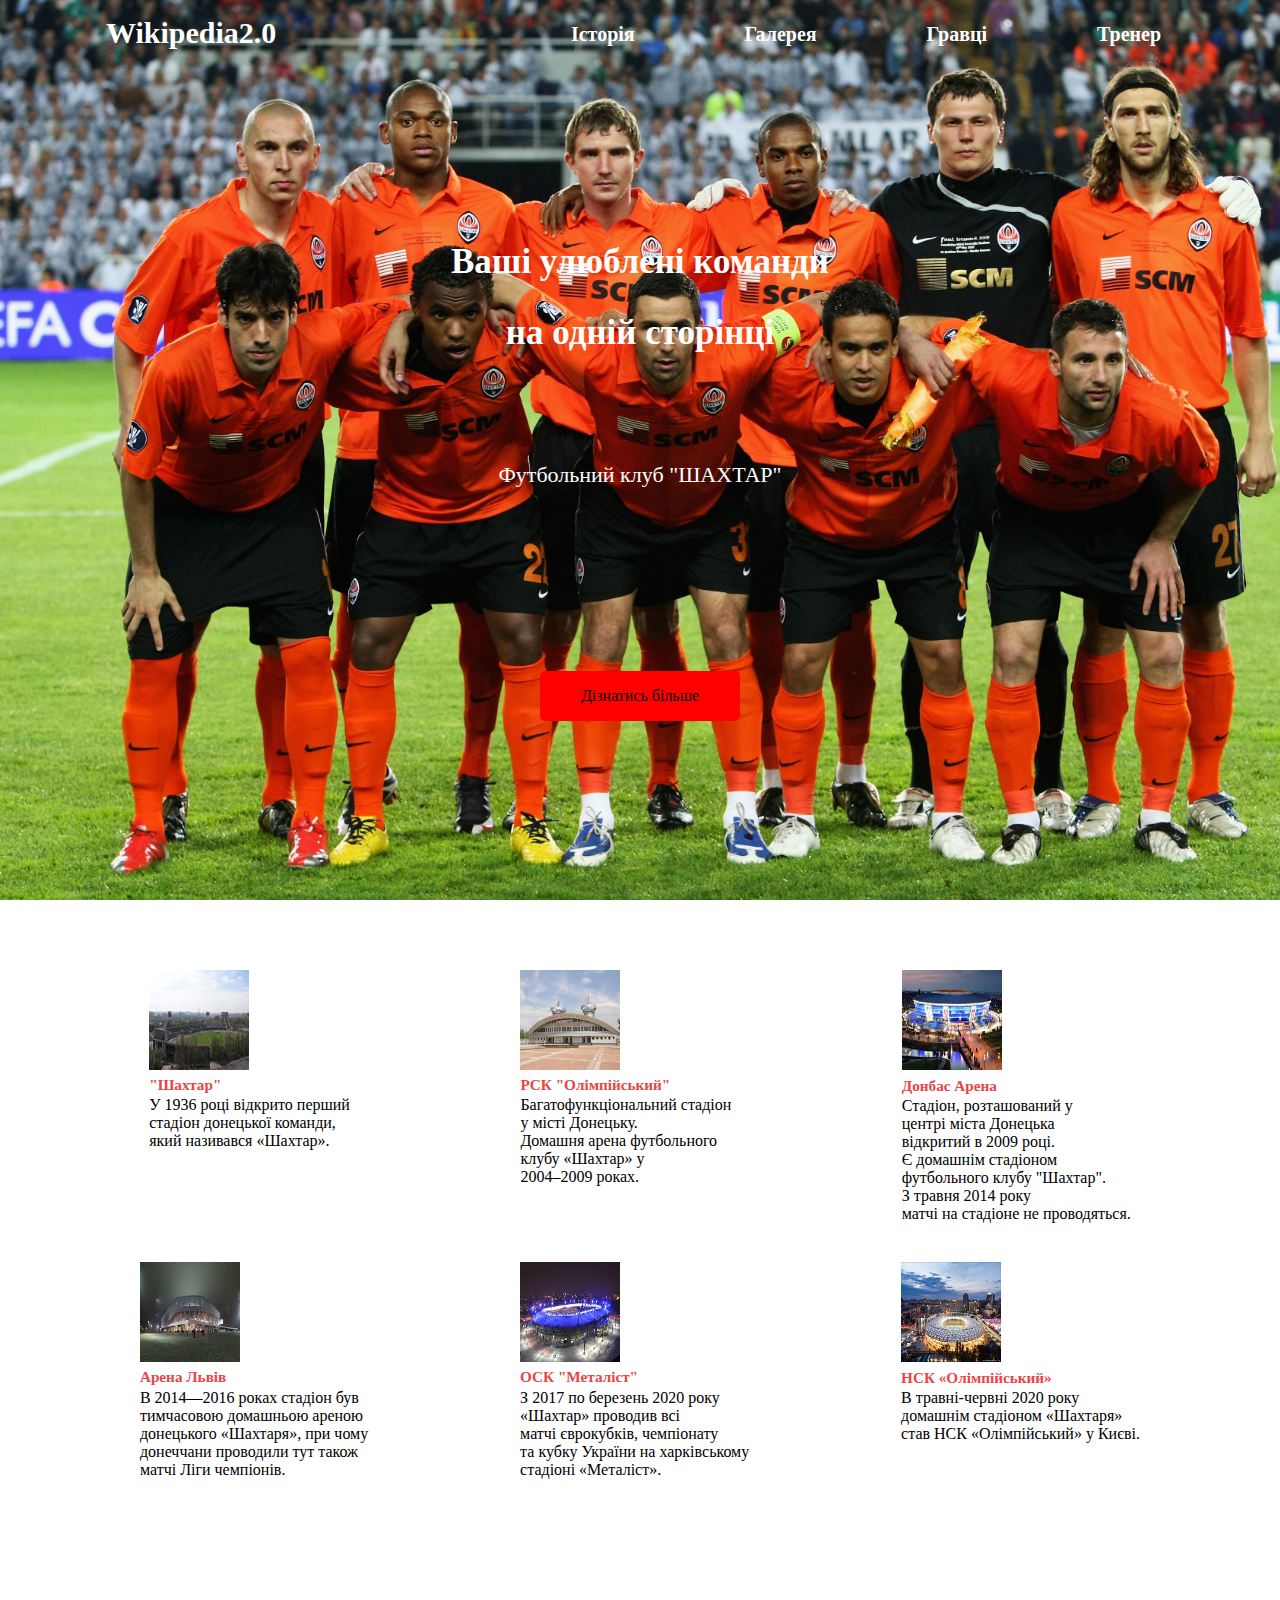
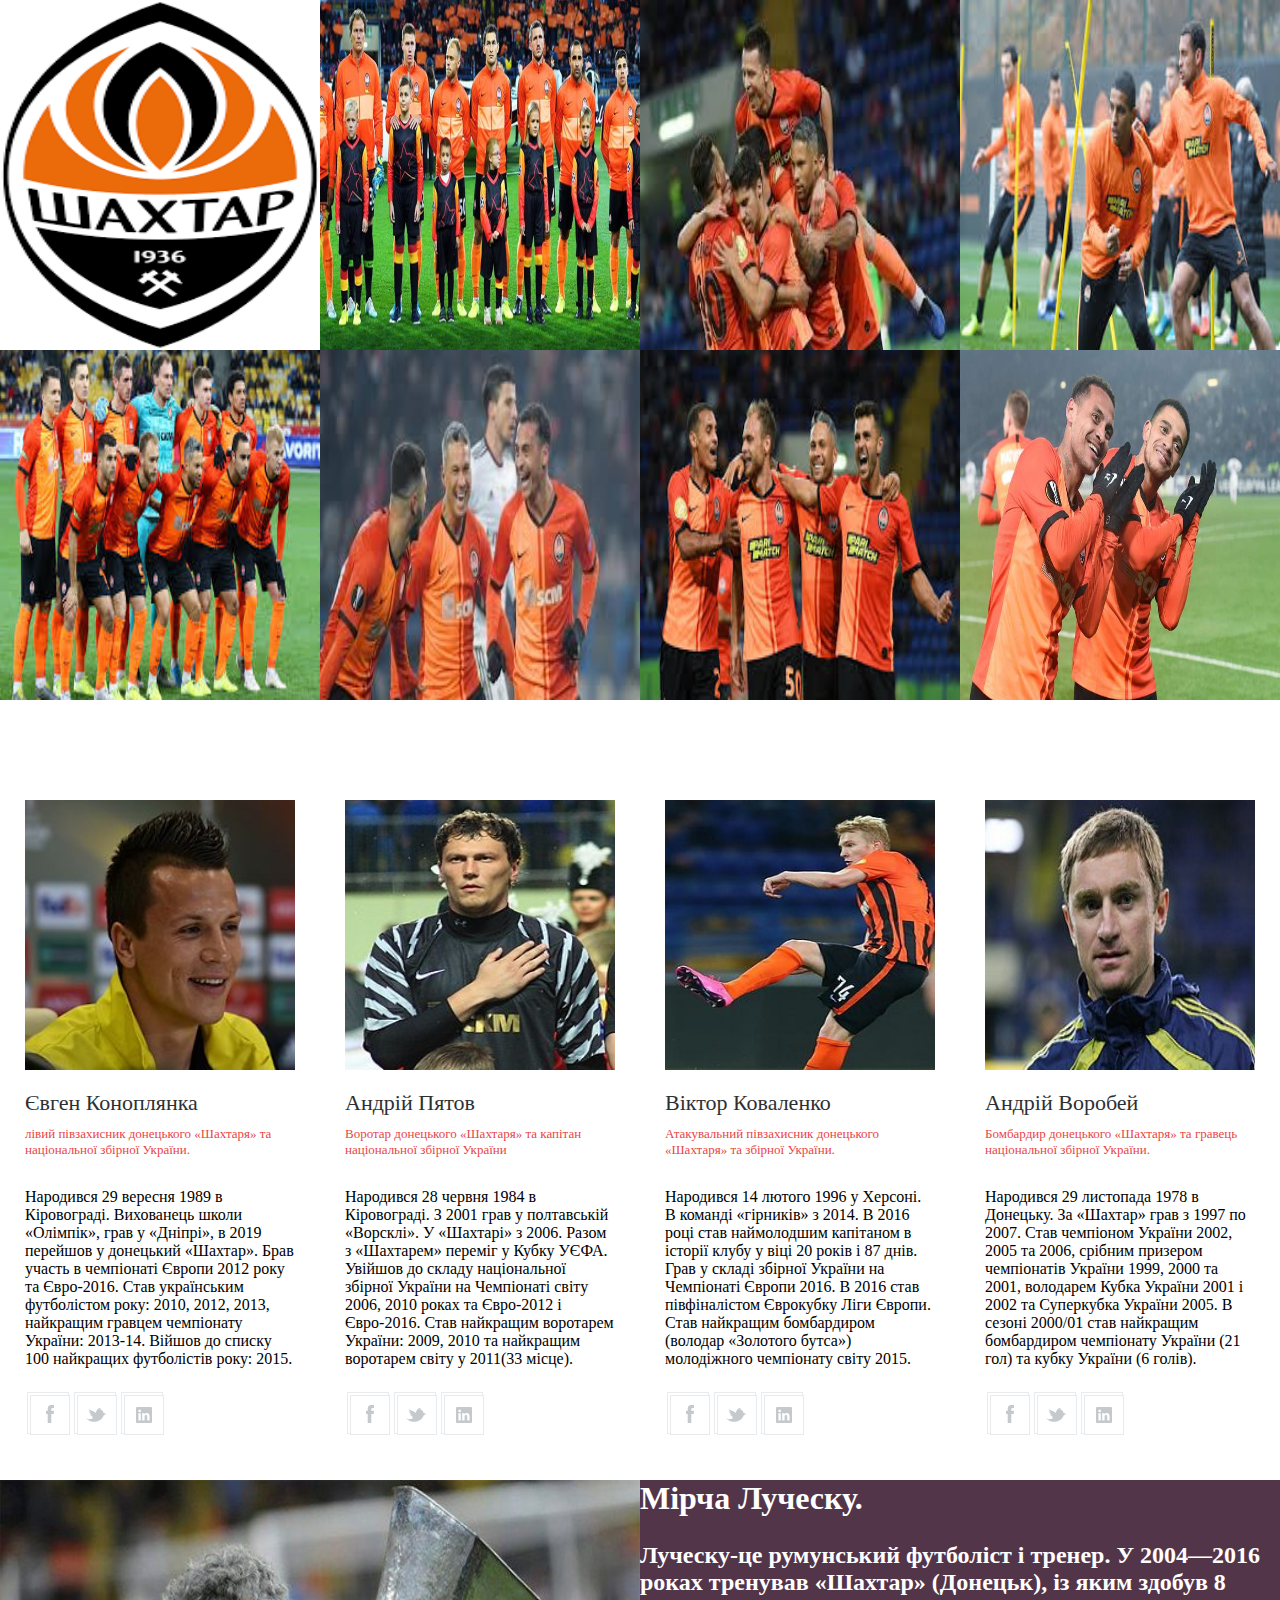
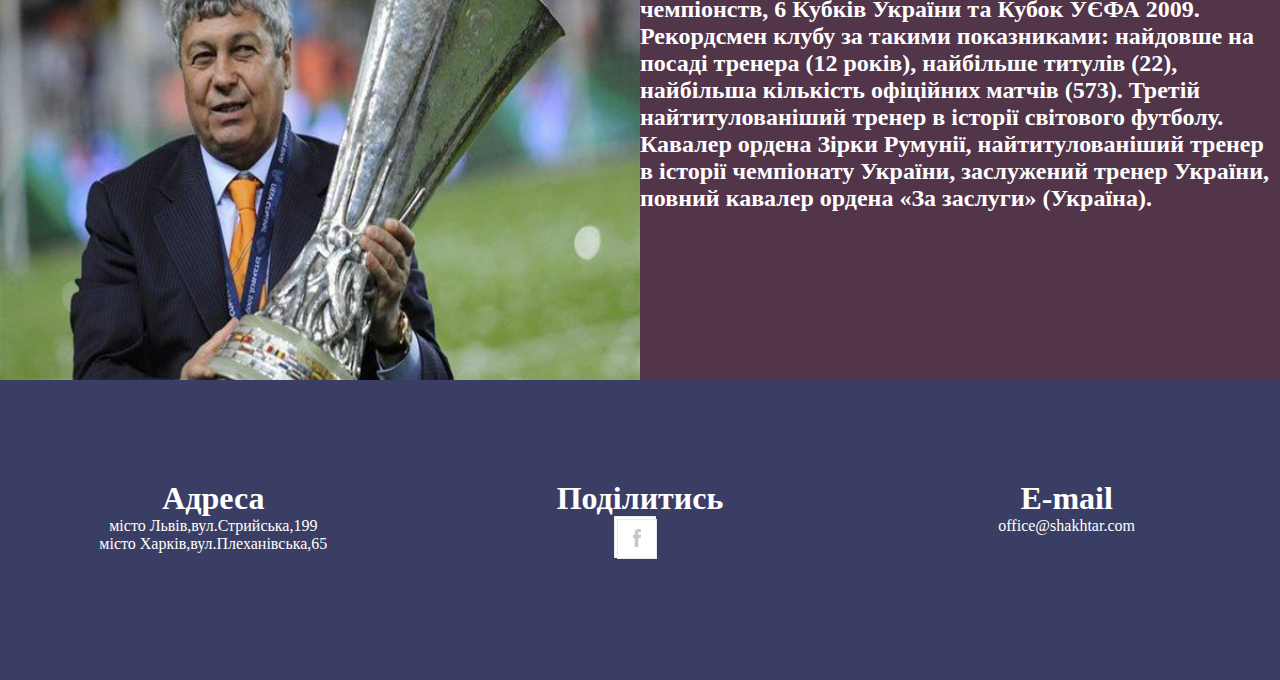
<file: activebox -proekt/index.html>
<!DOCTYPE html>
<html lang="en">
<head>
    <meta charset="UTF-8">
    <meta name="viewport" content="width=device-width, initial-scale=1.0">
    <title>activebox</title>
    <link rel="stylesheet" href="style.css">
</head>
<body>
    <!-- блок хедер,  відповідальний Андрій Курляк -->
    <header>
        <menu>
         <div class="container_header"> 
             <div class="logo"> 
                <span><a style="text-decoration:none;color:white" href="#first">Wikipedia2.0</a></span>
             </div> 
         <div class="menu_nav"> 
            <div class="nal">
                <span><a style="text-decoration:none;color:white" href="#first">Історія</a></span>
            </div> 
     
            <div class="nal">
                <span><a style="text-decoration:none;color:white" href="#first">Галерея</a></span>
            </div> 
     
            <div class="nal">
                <span> <a style="text-decoration:none;color:white" href="#fourth">Гравці</a></span>
            </div> 
     
            <div class="nal">
                <span> <a style="text-decoration:none;color:white" href="#fifth">Тренер</a></span>
            </div> 
         </div> 
       </div>
    </menu>
       <div class="header_heading">
        <span> <a style="color: #ffff">Ваші улюблені команди<br>на одній сторінці</a></span>
     </div>
     <div class="header_paragraph">
         <span><a style="text-decoration:none;color:white" href="#fourth"></a>Футбольний клуб "ШАХТАР"</a></span>
     </div>
     <div class="header_button">
        Дізнатись більше
     </div>
    </header>
    <!-- кінець блоку хедер -->

 <!-- другий блок сайту відповідальний  Тарас Моздзерович -->
 <section id="first" class="section1">
    <div class="section1_first_line">
         
    <div class="section1_item">
            <div class="section1_img">
                <img  src="./images/рhoto1/Shakhtar_Stadium_in_Donetsk.jpg" alt="" style='display:block' width="100" height="100">
            </div>
            <div class="section1_heading">
               <h3>"Шахтар"</h3> 
            </div>
            <div class="section1_text">
                У 1936 році відкрито перший<br> стадіон донецької команди,<br> який називався «Шахтар».
            </div>
        </div>
        <div class="section1_item">
            <div class="section1_img">
                <img  src="./images/рhoto1/РСК Олімпійський.jpg" alt="" style='display:block' width="100" height="100">
            </div>
            <div class="section1_heading">
                <h3>РСК "Олімпійський"</h3>
            </div>
            <div class="section1_text">
                Багатофункціональний стадіон<br> у місті Донецьку.<br> Домашня арена футбольного<br> клубу «Шахтар» у <br>2004–2009 роках.  
            </div> 
        </div>
        <div class="section1_item">
            <div class="section1_img">
                <img src="./images/рhoto1/Донбас арена1.jpg"alt="" style='display:block' width="100" height="100">
            </div>
            <div class="section1_heading">
               <h3>Донбас Арена</h3>
            </div>
            <div class="section1_text">
            Стадіон, розташований у<br> центрі міста Донецька <br>відкритий в 2009 році. <br> Є домашнім стадіоном <br> футбольного  клубу "Шахтар".<br> З  травня  2014 року <br> матчі на стадіоне не проводяться.
            </div>
        </div>
    </div>

    <div class="section1_second_line">
       
        <div class="section1_item">
            <div class="section1_img">
                <img src="./images/рhoto1/Арена Львів.jpg" alt=""style='display:block' width="100" height="100">
            </div>
            <div class="section1_heading">
               <h3>Арена Львів</h3> 
            </div>
            <div class="section1_text">
                В 2014—2016 роках стадіон був <br> тимчасовою домашньою ареною <br> донецького «Шахтаря», при чому <br> донеччани проводили тут також  <br>матчі  Ліги чемпіонів. 
            </div>
        </div>
        <div class="section1_item">
            <div class="section1_img">
                <img src="./images/рhoto1/Металіст.jpg"alt=""style='display:block' width="100" height="100">
            </div>
            <div class="section1_heading">
               <h3> ОСК "Металіст"</h3>
            </div>
            <div class="section1_text">
               З 2017 по березень 2020 року <br>«Шахтар» проводив всі  <br> матчі єврокубків, чемпіонату <br>та кубку  України на харківському <br>стадіоні «Металіст».
            </div>
        </div>
        <div class="section1_item">
            <div class="section1_img">
                <img src="./images/рhoto1/Олімпійський.jpg"alt=""style='display:block' width="100" height="100">
            </div>
            <div class="section1_heading">
               <h3>НСК «Олімпійський»</h3> 
            </div>
            <div class="section1_text">
                В травні-червні 2020 року<br> домашнім стадіоном «Шахтаря»<br> став НСК «Олімпійський» у Києві.
            </div>
        </div>

    </div>
</section> 

    <!-- кінець другого блоку сайту -->


    <!-- третій блок сайту, відповідальний  Андріан Яремій -->
    <section class="section2" id="second">
        <div class="section2_firstline">
            <div class="section2_item">
                <img src="./images/photo2/img1.png" alt="" style='display:block' width="100%" height="350px">
            </div>
            <div class="section2_item">
                <img src="./images/photo2/img2.jpg" alt="" style='display:block' width="100%" height="350px">
            </div>
            <div class="section2_item">
                <img src="./images/photo2/img3.jpg" alt="" style='display:block' width="100%" height="350px">
            </div>
            <div class="section2_item">
                <img src="./images/photo2/img4.jpg" alt="" style='display:block' width="100%" height="350px">
            </div>
        </div>
        <div class="section2_secondline">
            <div class="section2_item">
                <img src="./images/photo2/img5.jpg" alt="" style='display:block' width="100%" height="350px">
            </div>
            <div class="section2_item">
                <img src="./images/photo2/img6.jpg" alt="" style='display:block' width="100%" height="350px">
            </div>
            <div class="section2_item">
                <img src="./images/photo2/img7.jpg" alt="" style='display:block' width="100%" height="350px">
            </div>
            <div class="section2_item">
                <img src="./images/photo2/img8.jpg" alt="" style='display:block' width="100%" height="350px">
            </div>
        </div>
    </section>
    <!-- кінець третього блоку сайту -->
   
    

     <!-- четвертий блок сайту, відповідальний Петрусів Дмитро -->
<section class="info_section" id="third"> 
           
        <div class="content">
            <div class="photography"><img src="./images/photo3/Sev_tren_2016_(7).jpg" alt="" width="270" height="270"></div>
            <div class="heading">
                <span>Євген Коноплянка</span>
            </div>
            <div class="pre_heading">
                <span>лівий півзахисник донецького «Шахтаря» та національної збірної України.</span>
            </div>
            <div class="text_under_heading">
                Народився 29 вересня 1989 в Кіровограді. Вихованець школи «Олімпік», грав у «Дніпрі», в 2019 перейшов у донецький «Шахтар». Брав участь в чемпіонаті Європи 2012 року та  Євро-2016. Став українським футболістом року: 2010, 2012, 2013, найкращим гравцем чемпіонату України: 2013-14. Війшов до списку 100 найкращих футболістів року: 2015.
            </div>  

            <div class="blocicon">
                <div class="icon1">
                    <div class="square1"><img src="./images/photo3/Rectangle 6.png" alt=""></div>
                    <div class="icono4ka1"><a href="https://www.facebook.com/profile.php?id=100026954804337"><img src="images/photo3/Shape1.png" alt=""></a></div> 
                </div>
                <div class="icon1">
                    <div class="square1"><img src="./images/photo3/Rectangle 6.png" alt=""></div>
                    <div class="icono4ka2"><a href="https://twiter.com"><img src="images/photo3/Shape2.png" alt=""></a></div>   
                 </div>
                 <div class="icon1">
                     <div class="square1"><img src="./images/photo3/Rectangle 6.png" alt=""></div> -->
                    <div class="icono4ka3"><a href="https://linkedin.com"><img src="images/photo3/Shape3.png" alt=""></a></div>      
                </div>
            </div>

        </div>
       
        <div class="content">
            <div class="photography"><img src="./images/photo3/220px-Andriy_Pyatov.jpg" alt="" width="270" height="270"></div>
            <div class="heading">
                <span>Андрій Пятов</span>
            </div>
            <div class="pre_heading">
                <span>Воротар донецького «Шахтаря» та капітан національної збірної України</span>
            </div>
            <div class="text_under_heading">
                Народився 28 червня 1984 в Кіровограді. З 2001 грав у полтавській «Ворсклі». У «Шахтарі» з 2006. Разом з «Шахтарем» переміг у Кубку УЄФА. Увійшов до складу національної збірної України на Чемпіонаті світу 2006, 2010 роках та Євро-2012 і Євро-2016. Став найкращим воротарем України: 2009, 2010 та найкращим воротарем світу у 2011(33 місце).
            </div>
       
            <div class="blocicon">
                <div class="icon1">
                    <div class="square1"><img src="./images/photo3/Rectangle 6.png" alt=""></div>
                    <div class="icono4ka1"><a href="https://www.facebook.com/profile.php?id=100021671297576"><img src="images/photo3/Shape1.png" alt=""></a></div> 
                </div>
                <div class="icon1">
                    <div class="square1"><img src="./images/photo3/Rectangle 6.png" alt=""></div>
                    <div class="icono4ka2"><a href="https://twiter.com"><img src="images/photo3/Shape2.png" alt=""></a></div>   
                 </div>
                 <div class="icon1">
                    <div class="square1"><img src="./images/photo3/Rectangle 6.png" alt=""></div>
                    <div class="icono4ka3"><a href="https://linkedin.com"><img src="images/photo3/Shape3.png" alt=""></a></div>      
                </div>   
           </div>
            
        </div>
        
        <div class="content">
            <div class="photography"><img src="./images/photo3/Viktor_Kovalenko_2015.jpg" alt="" width="270" height="270"></div>
            <div class="heading">
                <span>Віктор Коваленко</span>
            </div>
            <div class="pre_heading">
                <span>Атакувальний півзахисник донецького «Шахтаря» та збірної України.</span>
            </div>
            <div class="text_under_heading">
                Народився 14 лютого 1996 у Херсоні. В команді «гірників» з 2014. В 2016 році став наймолодшим капітаном в історії клубу у віці 20 років і 87 днів. Грав у складі збірної України на Чемпіонаті Європи 2016. В 2016 став півфіналістом Єврокубку Ліги Європи. Став найкращим бомбардиром (володар «Золотого бутса») молодіжного чемпіонату світу 2015.
            </div>
            <div class="blocicon">
                <div class="icon1">
                    <div class="square1"><img src="./images/photo3/Rectangle 6.png" alt=""></div>
                    <div class="icono4ka1"><a href="https://www.facebook.com/victor.kovalenko.77"><img src="images/photo3/Shape1.png" alt=""></a></div> 
                </div>
                <div class="icon1">
                    <div class="square1"><img src="./images/photo3/Rectangle 6.png" alt=""></div>
                    <div class="icono4ka2"><a href="https://twiter.com"><img src="images/photo3/Shape2.png" alt=""></a></div>   
                 </div>
                 <div class="icon1">
                    <div class="square1"><img src="./images/photo3/Rectangle 6.png" alt=""></div>
                    <div class="icono4ka3"><a href="https://linkedin.com"><img src="images/photo3/Shape3.png" alt=""></a></div>      
                </div>    
           </div>

        </div>

        <div class="content">
            <div class="photography"><img src="./images/photo3/280px-Andriy_Vorobey1.jpg" alt="" width="270" height="270"></div>
            <div class="heading">
                <span>Андрій Воробей</span>
            </div>
            <div class="pre_heading">
                <span>Бомбардир донецького «Шахтаря» та гравець національної збірної України.</span>
            </div>
            <div class="text_under_heading">
                Народився 29 листопада 1978 в Донецьку. За «Шахтар» грав з 1997 по 2007. Став чемпіоном України 2002, 2005 та 2006, срібним призером чемпіонатів України 1999, 2000 та 2001, володарем Кубка України 2001 і 2002 та Суперкубка України 2005. В сезоні 2000/01 став найкращим бомбардиром чемпіонату України (21 гол) та кубку України (6 голів).
            </div>

            <div class="blocicon">
                <div class="icon1">
                    <div class="square1"><img src="./images/photo3/Rectangle 6.png" alt=""></div>
                    <div class="icono4ka1"><a href="https://www.facebook.com/andrey.vorobey.96"><img src="images/photo3/Shape1.png" alt=""></a></div> 
                </div>
                <div class="icon1">
                    <div class="square1"><img src="./images/photo3/Rectangle 6.png" alt=""></div>
                    <div class="icono4ka2"><a href="https://twiter.com"><img src="images/photo3/Shape2.png" alt=""></a></div>   
                 </div>
                 <div class="icon1">
                    <div class="square1"><img src="./images/photo3/Rectangle 6.png" alt=""></div>
                    <div class="icono4ka3"><a href="https://linkedin.com"><img src="./images/photo3/Shape3.png" alt=""></a></div>      
                </div>    
           </div>

        </div>
    </div>
</section>

    <!-- кінець четвертого блоку сайту -->
        
    <!-- п'ятий блок, відповідальний Святослав Михальський -->
    <section class="section3" id="fourth">
        <div class="section3_line">
            <div class="section3_item_first">
             <img src="./images/luches.jpg" alt="" style="display:block" width="100%" height="500px">
            </div>
            <div class="section3_item_second">
                <h1 style="color:white">Мірча Луческу.</h1>
                <h2 style="color:white; margin-top:25px"> Луческу-це румунський футболіст і тренер. У 2004—2016 роках тренував «Шахтар» (Донецьк), із яким здобув 8 чемпіонств, 6 Кубків України та Кубок УЄФА 2009. Рекордсмен клубу за такими показниками: найдовше на посаді тренера (12 років), найбільше титулів (22), найбільша кількість офіційних матчів (573). Третій найтитулованіший тренер в історії світового футболу. Кавалер ордена Зірки Румунії, найтитулованіший тренер в історії чемпіонату України, заслужений тренер України, повний кавалер ордена «За заслуги» (Україна).</h2>
            </div>
        </div>
    </section> 

    <!-- підвал -->
    <footer id="fifth">
        <div class="footer_item">
            <h1 style="color:white;text-align:center;">Адреса</h1>
            <p style="color:white;text-align:center;">місто Львів,вул.Стрийська,199</p>
            <p style="color:white;text-align:center;">місто Харків,вул.Плеханівська,65</p>
        </div>
        <div class="footer_item">
            <h1 style="color:white;text-align:center;">Поділитись</h1>
            <div class="icon_footer">
              <div class="square1"><img src="images/photo3/Rectangle 6.png" alt=""></div>
              <div class="icono4ka1"><a href="https://www.facebook.com/fcshakhtar?campaign_id=455362721177098"><img src="images/photo3/Shape1.png" alt=""></a></div> 
            </div>
        </div>   
        <div class="footer_item">
            <h1 style="color:white;text-align:center;">E-mail</h1>
            <p style="color:white;text-align:center;">office@shakhtar.com</p>
        </div>
    </footer>
</body>
</html>
</file>
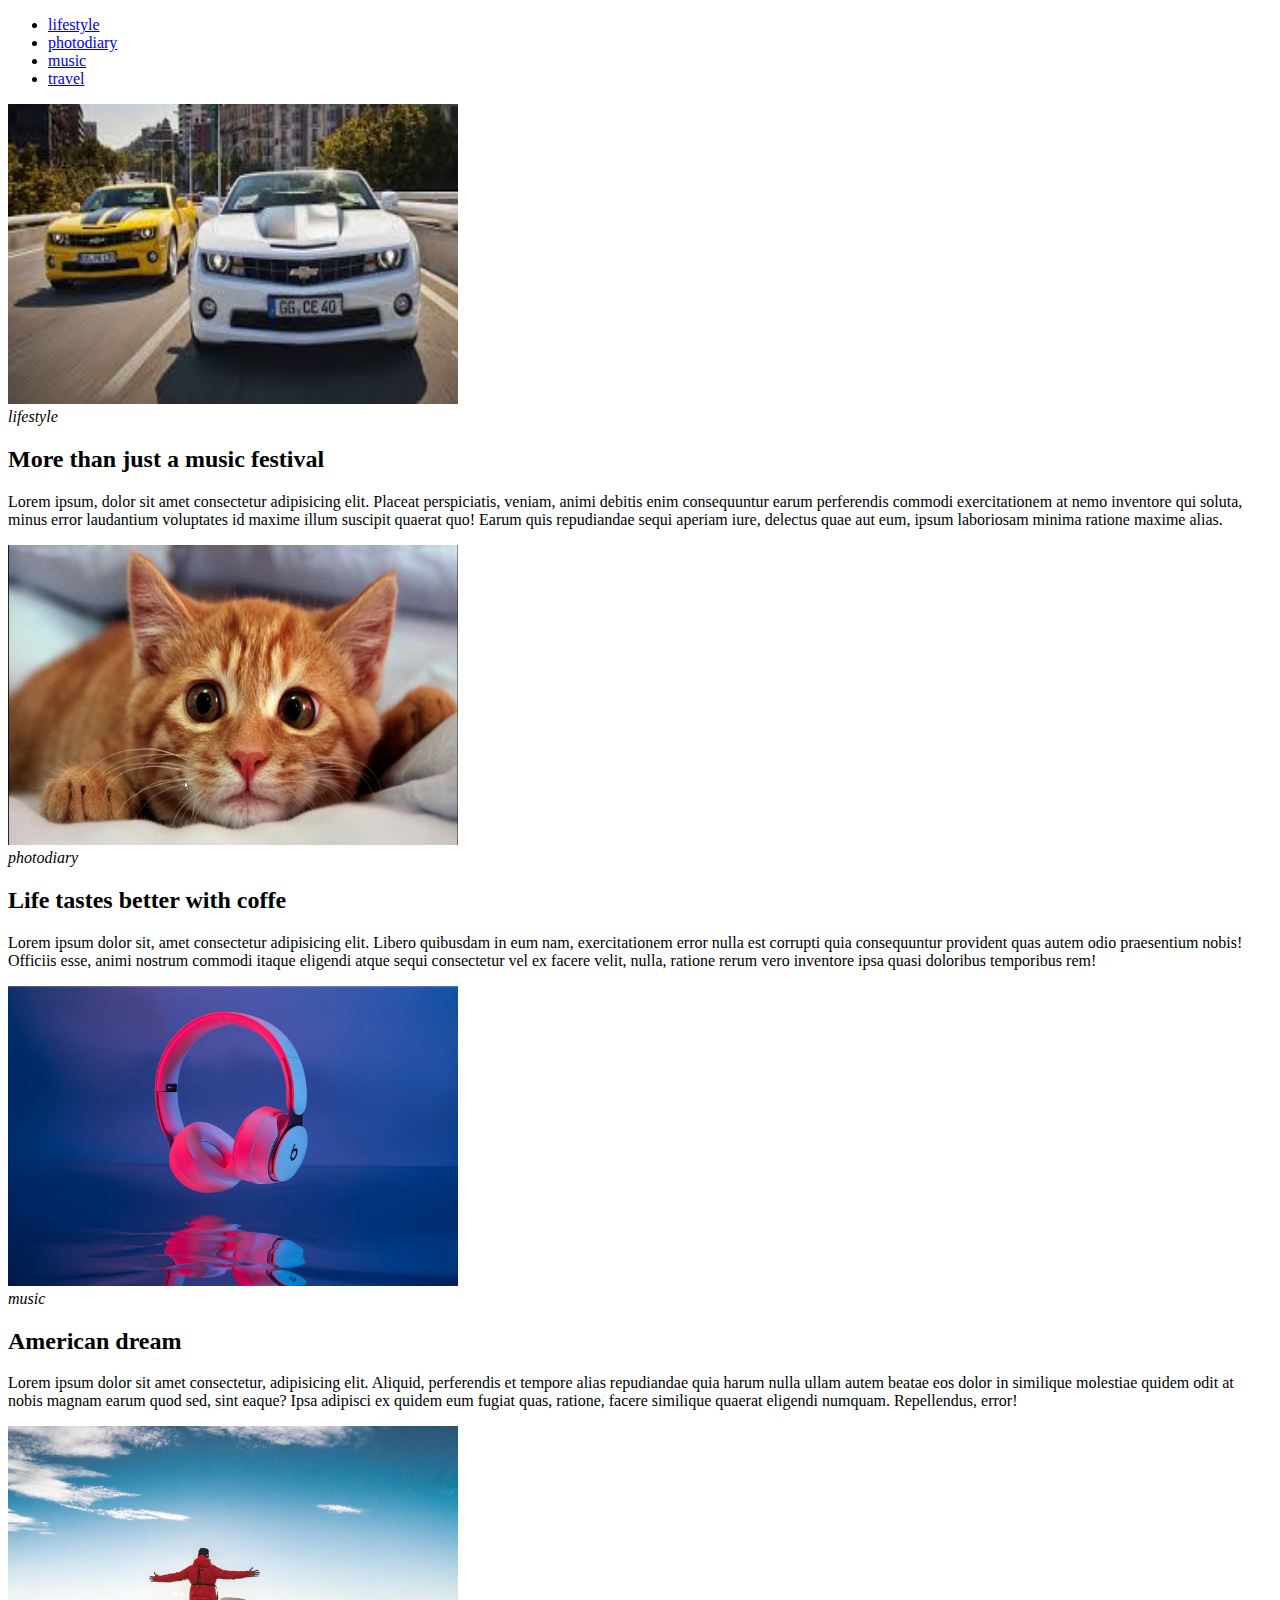
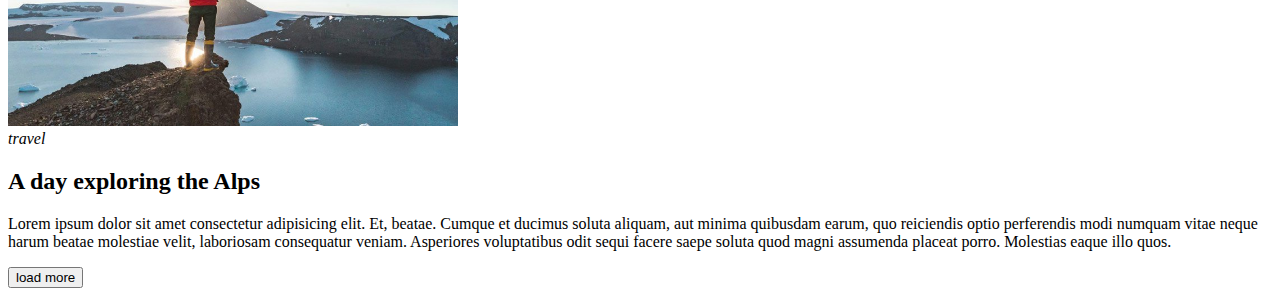
<file: homework1/index.html>
<!DOCTYPE html>
<html lang="en">
<head>
    <meta charset="UTF-8">
    <meta name="viewport" content="width=device-width, initial-scale=1.0">
    <title>Document</title>
</head>
<body>
    <ul>
        <li>
            <a href="#A">lifestyle</a>
        </li>
        <li>
            <a href="#B">photodiary</a>
        </li>
        <li>
            <a href="#C">music</a>
        </li>
        <li>
            <a href="#D">travel</a>
        </li>   
    </ul>
    <img src="photo/car.jpg" width ="450px" height="300px" alt="">
    <br>
    <em id="A">lifestyle</em>
    <h2>More than just a music festival</h2>
    <p>Lorem ipsum, dolor sit amet consectetur adipisicing elit. Placeat perspiciatis, veniam, animi debitis enim consequuntur earum perferendis commodi exercitationem at nemo inventore qui soluta, minus error laudantium voluptates id maxime illum suscipit quaerat quo! Earum quis repudiandae sequi aperiam iure, delectus quae aut eum, ipsum laboriosam minima ratione maxime alias.</p>
    <img src="photo/cat.jpg" width ="450px" height="300px" alt="">
    <br>
    <em id="B">photodiary</em>
    <h2>Life tastes better with coffe</h2>
    <p>Lorem ipsum dolor sit, amet consectetur adipisicing elit. Libero quibusdam in eum nam, exercitationem error nulla est corrupti quia consequuntur provident quas autem odio praesentium nobis! Officiis esse, animi nostrum commodi itaque eligendi atque sequi consectetur vel ex facere velit, nulla, ratione rerum vero inventore ipsa quasi doloribus temporibus rem!</p>
    <img src="photo/music.jpg" width ="450px" height="300px" alt="">
    <br>
    <em id="C">music</em>
    <h2>American dream</h2>
    <p>Lorem ipsum dolor sit amet consectetur, adipisicing elit. Aliquid, perferendis et tempore alias repudiandae quia harum nulla ullam autem beatae eos dolor in similique molestiae quidem odit at nobis magnam earum quod sed, sint eaque? Ipsa adipisci ex quidem eum fugiat quas, ratione, facere similique quaerat eligendi numquam. Repellendus, error!</p>
    <img src= "photo/travel.jpeg" width ="450px" height="300px" alt="">
    <br>
    <em id="D">travel</em>
    <h2>A day exploring the Alps</h2>
    <p>Lorem ipsum dolor sit amet consectetur adipisicing elit. Et, beatae. Cumque et ducimus soluta aliquam, aut minima quibusdam earum, quo reiciendis optio perferendis modi numquam vitae neque harum beatae molestiae velit, laboriosam consequatur veniam. Asperiores voluptatibus odit sequi facere saepe soluta quod magni assumenda placeat porro. Molestias eaque illo quos.</p>

    <button>load more</button> 
       
    
</body>
</html>
</file>
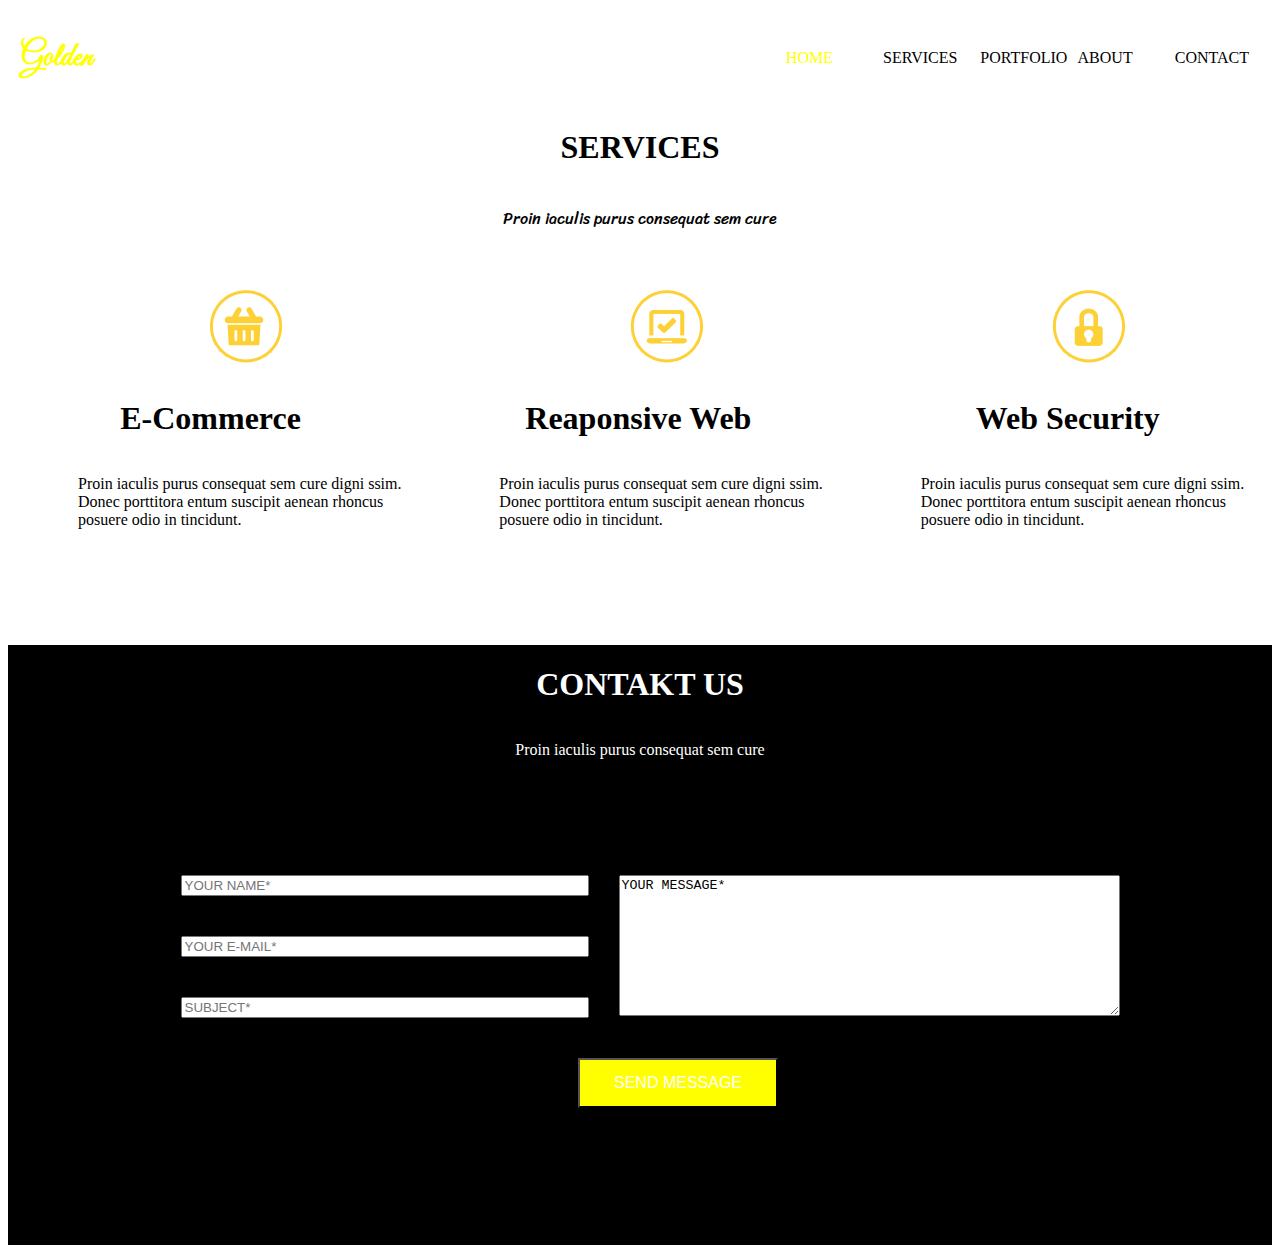
<file: homework5/index.html>
<!DOCTYPE html>
<html lang="en">
<head>
    <meta charset="UTF-8">
    <link href="https://fonts.googleapis.com/css2?family=Great+Vibes&display=swap" rel="stylesheet">
    <link href="https://fonts.googleapis.com/css2?family=Courgette&family=Dancing+Script:wght@700&family=Sriracha&display=swap" rel="stylesheet">
    <link rel="stylesheet" href="style.css">
    <meta name="viewport" content="width=device-width, initial-scale=1.0">
    <title>Forms</title>
</head>
<body>

    <div class="section">
        <div class="logo">
            <h1>Golden</h1>
        </div>
        <div class="menu"></div> 
             <div class="navs1">HOME</div>
             <div class="navs">SERVICES</div>
             <div class="navs">PORTFOLIO</div>
             <div class="navs">АBOUT</div>
             <div class="navs">CONTACT</div>      
    </div>
    <div class="section2">
        <h1> SERVICES </h1>
    </div>
    <div class="section3">
        <p>Proin iaculis purus consequat sem cure</p>
    </div>
     
    <div class="section4">           
        <div class="container">
            <div class="circle">
                  <img src="Circle-1.png" alt="">
             </div>
              <div class="icon">
              <img src="Icon-Basket.png" alt="">
             </div>
             </div>
         <div class="container">
                <div class="circle">
                      <img src="Circle-2.png" alt="">
                </div>
                <div class="icon">
                    <img src="Icon-Laptop.png" alt="">
                </div>
                </div>
         <div class="container">
                    <div class="circle">
                          <img src="Circle-3.png" alt="">
                    </div>
                    <div class="icon3">
                        <img src="Icon-Locked.png" alt="">
                    </div>
                    </div>
     </div>   
    <div class="section5">
           <div class="headermini"><h1>E-Commerce</h1>
           </div>
           <div class="headermini"><h1>Reaponsive Web</h1>
           </div>
           <div class="headermini"><h1>Web Security</h1>
           </div>
    </div>
    <div class="section6">
          <div class="text">
         <p>Proin iaculis purus consequat sem cure   digni ssim. Donec porttitora entum suscipit   aenean rhoncus posuere odio in tincidunt.</p>
          </div>
          <div class="text">
         <p>Proin iaculis purus consequat sem cure   digni ssim. Donec porttitora entum suscipit   aenean rhoncus posuere odio in tincidunt.</p>
          </div>
          <div class="text">
          <p>Proin iaculis purus consequat sem cure   digni ssim. Donec porttitora entum suscipit   aenean rhoncus posuere odio in tincidunt.</p>
          </div>
    </div>
    <div class="bloc">
              <div class="headerbig"><h1>CONTAKT US</h1></div>
              <div class="headersmall"><p>Proin iaculis purus consequat sem cure</p>
              </div>
     <form action="">
         <div class="section7">
    <div>
      <input class="input1" type="text"name="text" placeholder="YOUR NAME*">
     <br>
      <input class="input1" type="text"name="text" placeholder="YOUR E-MAIL*">
     <br>
      <input class="input1" type="text"name="text" placeholder="SUBJECT*">
    </div>
          <div>
              <textarea class="hello" name="text" id="" cols="60" rows="9">YOUR MESSAGE*</textarea>
          </div> 
    </div>  
          <div>
          <input type="submit" class="bay" value="SEND MESSAGE"></form></div>
      </div>
  </div>

</div>

</body>
</html>
</file>
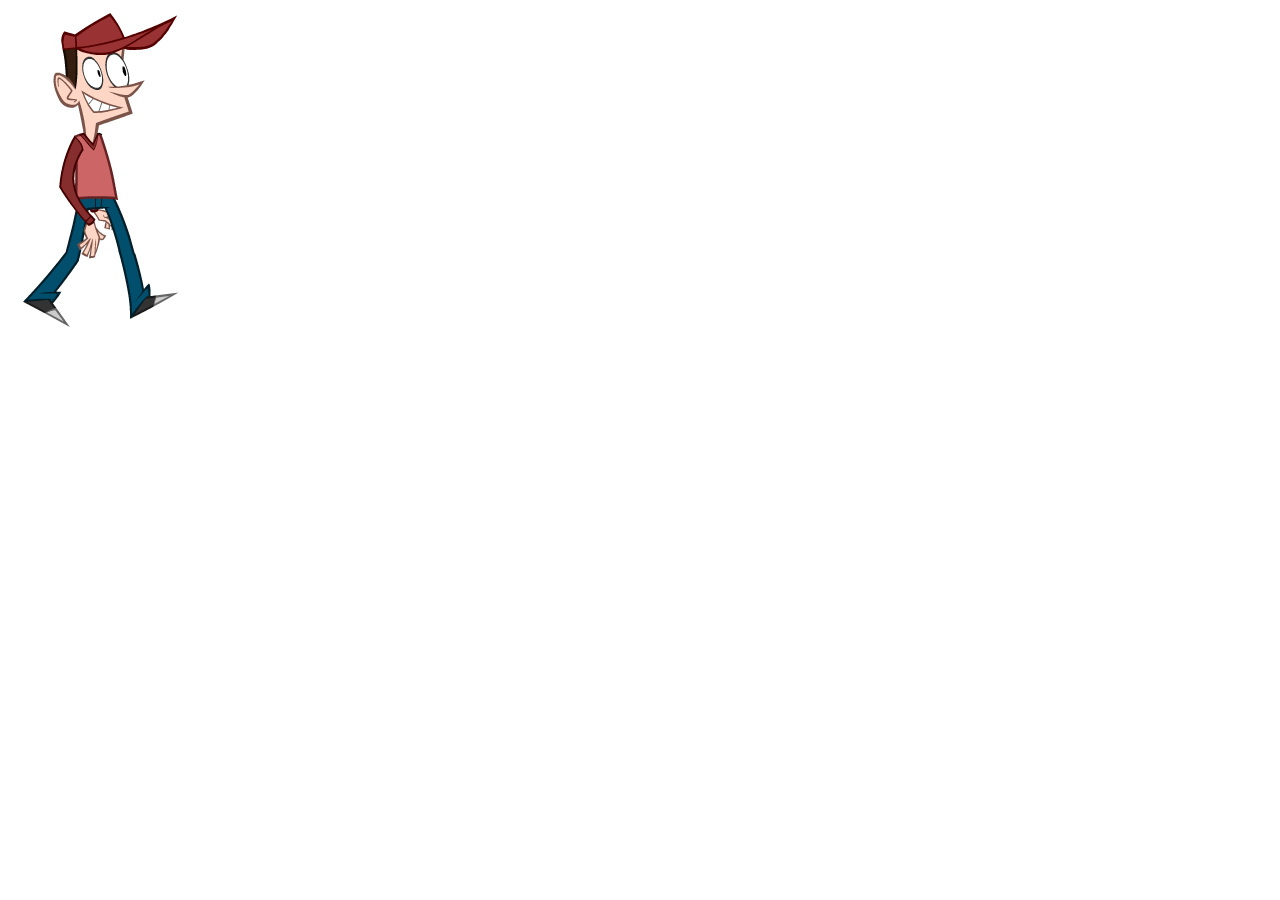
<file: homework6 boy/index.html>
<!DOCTYPE html>
<html lang="en">
<head>
    <meta charset="UTF-8">
    <link rel="stylesheet" href="style.css">
    <meta name="viewport" content="width=device-width, initial-scale=1.0">
    <title>animation</title>
</head>
<body>
    <div class="boy"></div>
</body>
</html>
</file>
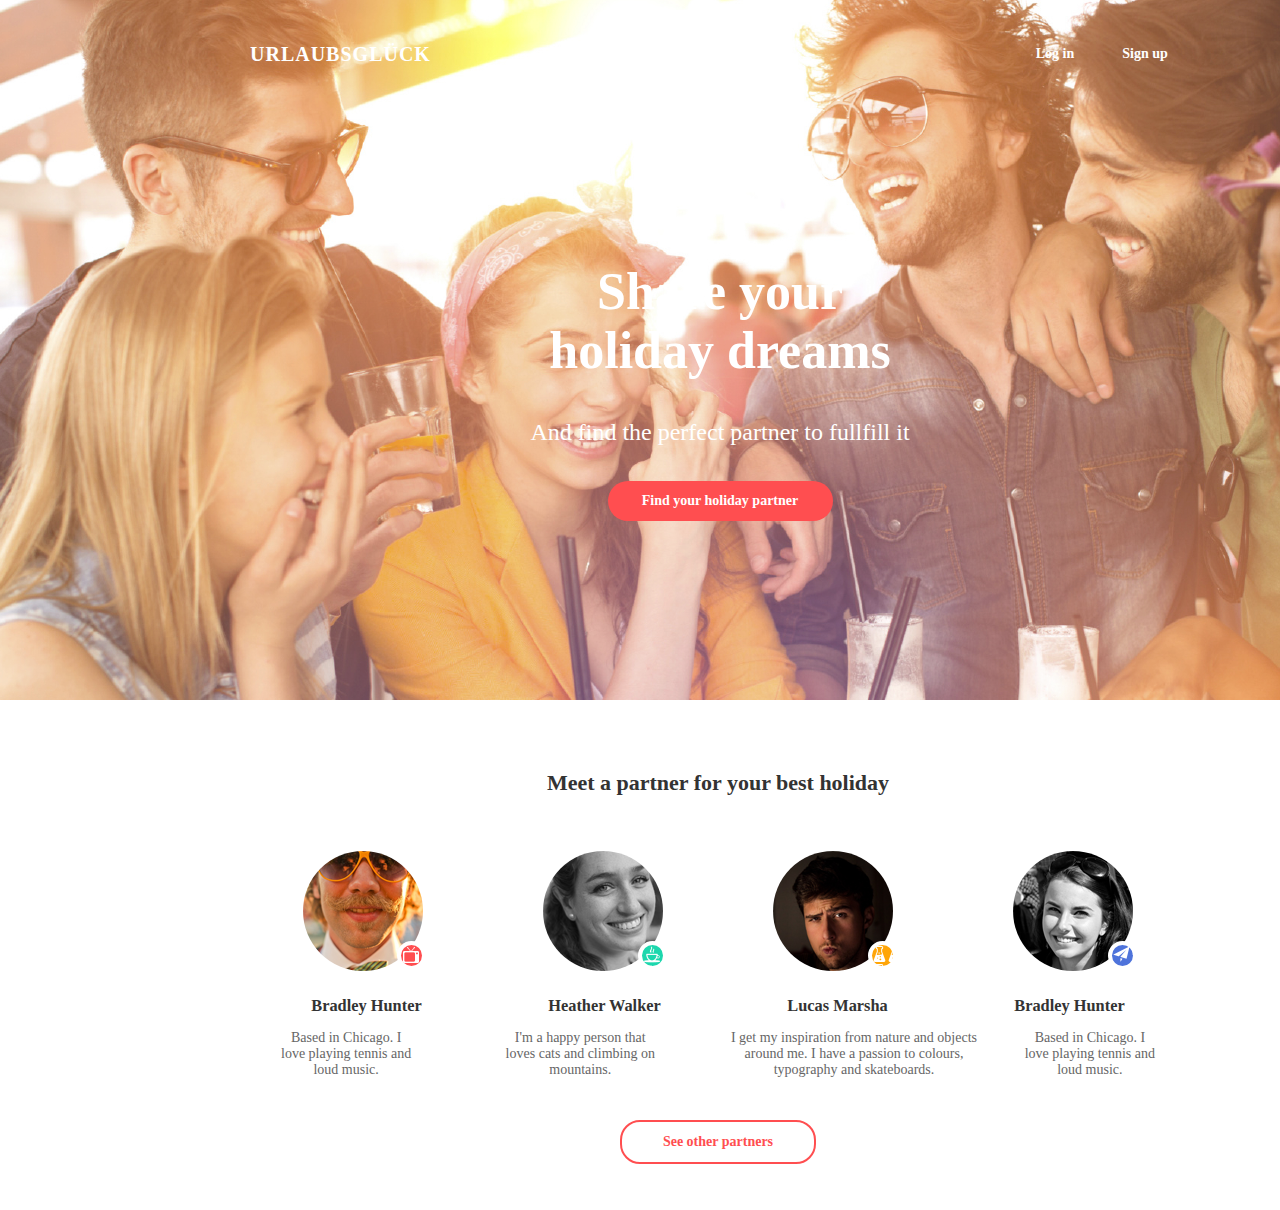
<file: homework7/index.html>
<!DOCTYPE html>
<html lang="en">
<head>
    <meta charset="UTF-8">
    <meta name="viewport" content="width=device-width, initial-scale=1.0">
    <title>Document</title>
    <link rel="stylesheet" href="style.css">
</head>
<body>
    <header>
        <div class="container">
            <div class="menu">
                <div class="logo">
                    <span>URLAUBSGLÜCK</span>
                </div>
                <div class="menu_buttons">
                    <div class="login">
                        <span>Log in</span>
                    </div>
                    <div class="signup">
                        <span>Sign up</span>
                    </div>
                </div>
            </div>
            <div class="menu_header">
                      <span>Share your <br> holiday dreams</span>
            </div>
                <div class="menu_header_mini">
                          <span>And find the perfect partner to fullfill it</span>
                </div>
                      <div class="cnopka">
                          <span>Find your holiday partner</span>
                      </div>
        </div>
    </header>
    <div class="container2">
       
        <div class="header">
            <span>Meet a partner for your best holiday</span>
        </div>
       
        <div class="galery">
           <div class="img1"><div class="icon1"></div></div>
           <div class="img2"><div class="icon2"></div></div>
           <div class="img3"><div class="icon3"></div></div>
           <div class="img4"><div class="icon4"></div></div>
        </div>
           
        <div class="header_mini">
            <h3 class="h">Bradley Hunter</h3>
            <h3 class="h">Heather Walker</h3>
            <h3 class="h">Lucas Marsha</h3>
            <h3 class="h">Bradley Hunter</h3>
        </div>

        <div class="text">
             <span class="t1">Based in Chicago. I love playing tennis and loud music.</span> 
             <span class="t2">I'm a happy person that loves cats and climbing on mountains.</span> 
             <span class="t3">I get my inspiration from nature and objects around me. I have a passion to colours, typography and skateboards.</span>
             <span class="t4">Based in Chicago. I love playing tennis and loud music.</span>
        </div>
       
        <div class="cnopka2">
            <span class="end">See other partners</span>
        </div>

    </div>
        

</body>
</html>
</file>
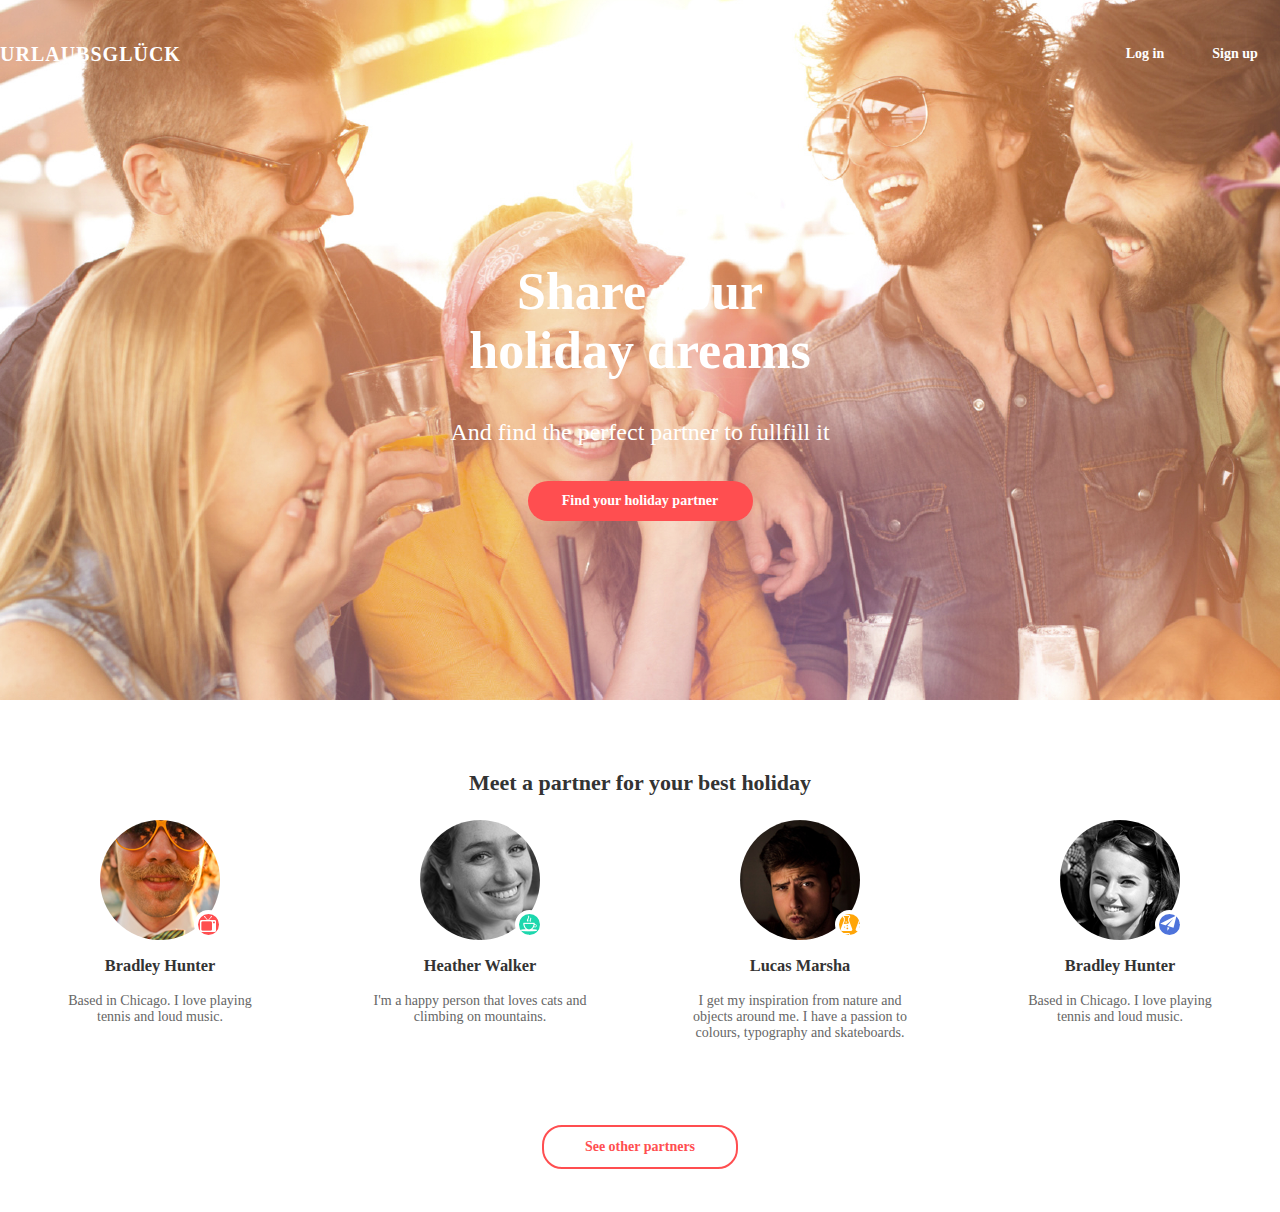
<file: homework8 media/index.html>
<!DOCTYPE html>
<html lang="en">
<head>
    <meta charset="UTF-8">
    <meta name="viewport" content="width=device-width, initial-scale=1.0">
    <title>Document</title>
    <link rel="stylesheet" href="style.css">
</head>
<body>
    <header>
        <div class="container">
            <div class="menu">
                <div class="logo">
                    <span>URLAUBSGLÜCK</span>
                </div>
                <div class="menu_buttons">
                    <div class="login">
                        <span>Log in</span>
                    </div>
                    <div class="signup">
                        <span>Sign up</span>
                    </div>
                </div>
            </div>
            <div class="menu_header">
                      <span>Share your <br> holiday dreams</span>
            </div>
                <div class="menu_header_mini">
                          <span>And find the perfect partner to fullfill it</span>
                </div>
                      <div class="cnopka">
                        <span>Find your holiday partner</span>
                      </div>
        </div>
    </header>
   
          
<div class="box">
    <div class="container2">
        <div class="header">
            <span>Meet a partner for your best holiday</span>
        </div>
    </div> 
    
    <div class="content">
        <div class="iconocka">
            <div class="img1"><div class="icon1"></div></div>
        </div>
       
        <div class="heading">
            <h3>Bradley Hunter</h3>
        </div>

        <div class="pre_heading">
            <span>Based in Chicago. I love playing tennis and loud music.</span> 
        </div>   
    </div>
  

    <div class="content">

        <div class="iconocka">
            <div class="img2"><div class="icon2"></div></div>
            </div>
        
        <div class="heading">
            <h3>Heather Walker</h3>
        </div>

        <div class="pre_heading">
            <span>I'm a happy person that loves cats and climbing on mountains.</span> 
        </div>   
    </div>
  

    <div class="content">
        <div class="iconocka">
        <div class="img3"><div class="icon3"></div></div>
        </div>

        <div class="heading">
            <h3>Lucas Marsha</h3>
        </div>

        <div class="pre_heading">
            <span>I get my inspiration from nature and objects around me. I have a passion to colours, typography and skateboards.</span>
        </div>   
    </div>
  

    <div class="content">
        <div class="iconocka">
        <div class="img4"><div class="icon4"></div></div>
        </div>

        <div class="heading">
            <h3>Bradley Hunter</h3>
        </div>

        <div class="pre_heading">
            <span>Based in Chicago. I love playing tennis and loud music.</span> 
        </div>   
    </div>
  

    <div class="cnopka2">
        <span class="end">See other partners</span>
    </div>
    

</div>
      

</body>
</html>
</file>
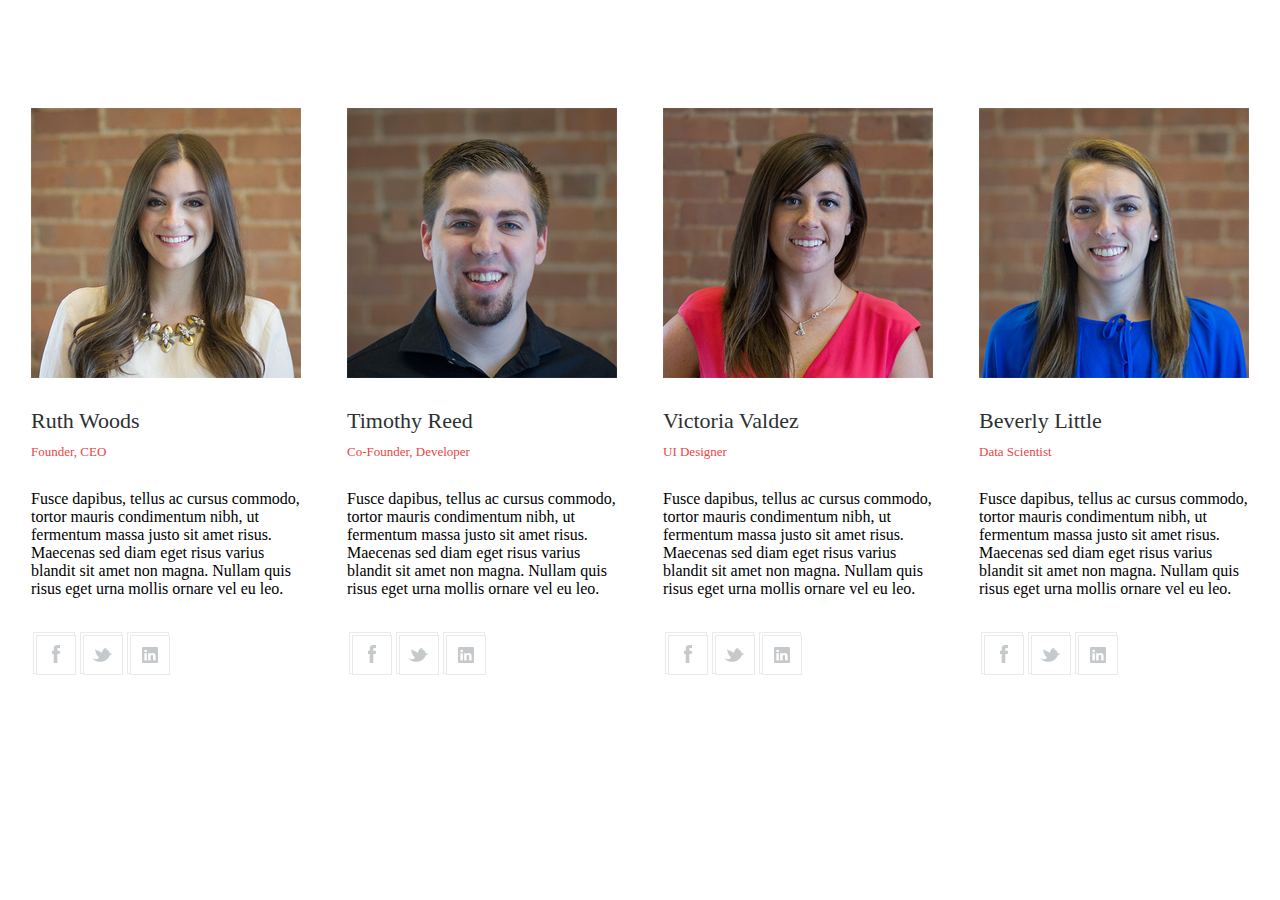
<file: homework8 proekmedia/index.html>
<!DOCTYPE html>
<html lang="en">
<head>
    <meta charset="UTF-8">
    <link rel="stylesheet" href="style.css">
    <meta name="viewport" content="width=device-width, initial-scale=1.0">
    <title>Document</title>
</head>
<body>
    <body>
        
        <div class="box">
            
            <div class="content">
                <div class="photography"><img src="photo/Layer1.png" alt="" width="270" height="270"></div>
                <div class="heading">
                    <span>Ruth Woods</span>
                </div>
                <div class="pre_heading">
                    <span>Founder, CEO</span>
                </div>
                <div class="text_under_heading">
                    Fusce dapibus, tellus ac cursus commodo, tortor mauris condimentum nibh, ut fermentum massa justo sit amet risus. Maecenas sed diam eget risus varius blandit sit amet non magna. Nullam quis risus eget urna mollis ornare vel eu leo.
                </div>  

                <div class="blocicon">
                    <div class="icon1">
                        <div class="square1"><img src="photo/Rectangle 6.png" alt=""></div>
                        <div class="icono4ka1"><a href="https://facebook.com"><img src="photo/Shape1.png" alt=""></a></div> 
                    </div>
                    <div class="icon1">
                        <div class="square1"><img src="photo/Rectangle 6.png" alt=""></div>
                        <div class="icono4ka2"><a href="https://twiter.com"><img src="photo/Shape2.png" alt=""></a></div>   
                     </div>
                     <div class="icon1">
                        <div class="square1"><img src="photo/Rectangle 6.png" alt=""></div>
                        <div class="icono4ka3"><a href="https://linkedin.com"><img src="photo/Shape3.png" alt=""></a></div>      
                    </div>
                </div>

            </div>
           

            <div class="content">
                <div class="photography"><img src="photo/Layer2.png" alt="" width="270" height="270"></div>
                <div class="heading">
                    <span>Timothy Reed</span>
                </div>
                <div class="pre_heading">
                    <span>Co-Founder, Developer</span>
                </div>
                <div class="text_under_heading">
                    Fusce dapibus, tellus ac cursus commodo, tortor mauris condimentum nibh, ut fermentum massa justo sit amet risus. Maecenas sed diam eget risus varius blandit sit amet non magna. Nullam quis risus eget urna mollis ornare vel eu leo.
                </div>
           
                <div class="blocicon">
                    <div class="icon1">
                        <div class="square1"><img src="photo/Rectangle 6.png" alt=""></div>
                        <div class="icono4ka1"><a href="https://facebook.com"><img src="photo/Shape1.png" alt=""></a></div> 
                    </div>
                    <div class="icon1">
                        <div class="square1"><img src="photo/Rectangle 6.png" alt=""></div>
                        <div class="icono4ka2"><a href="https://twiter.com"><img src="photo/Shape2.png" alt=""></a></div>   
                     </div>
                     <div class="icon1">
                        <div class="square1"><img src="photo/Rectangle 6.png" alt=""></div>
                        <div class="icono4ka3"><a href="https://linkedin.com"><img src="photo/Shape3.png" alt=""></a></div>      
                    </div>    
               </div>
                
            </div>

            
            <div class="content">
                <div class="photography"><img src="photo/Layer3.png" alt="" width="270" height="270"></div>
                <div class="heading">
                    <span>Victoria Valdez</span>
                </div>
                <div class="pre_heading">
                    <span>UI Designer</span>
                </div>
                <div class="text_under_heading">
                    Fusce dapibus, tellus ac cursus commodo, tortor mauris condimentum nibh, ut fermentum massa justo sit amet risus. Maecenas sed diam eget risus varius blandit sit amet non magna. Nullam quis risus eget urna mollis ornare vel eu leo.
                </div>
                
                <div class="blocicon">
                    <div class="icon1">
                        <div class="square1"><img src="photo/Rectangle 6.png" alt=""></div>
                        <div class="icono4ka1"><a href="https://facebook.com"><img src="photo/Shape1.png" alt=""></a></div> 
                    </div>
                    <div class="icon1">
                        <div class="square1"><img src="photo/Rectangle 6.png" alt=""></div>
                        <div class="icono4ka2"><a href="https://twiter.com"><img src="photo/Shape2.png" alt=""></a></div>   
                     </div>
                     <div class="icon1">
                        <div class="square1"><img src="photo/Rectangle 6.png" alt=""></div>
                        <div class="icono4ka3"><a href="https://linkedin.com"><img src="photo/Shape3.png" alt=""></a></div>      
                    </div>    
               </div>

            </div>

                
              
            <div class="content">
                <div class="photography"><img src="photo/Layer4.png" alt="" width="270" height="270"></div>
                <div class="heading">
                    <span>Beverly Little</span>
                </div>
                <div class="pre_heading">
                    <span>Data Scientist</span>
                </div>
                <div class="text_under_heading">
                    Fusce dapibus, tellus ac cursus commodo, tortor mauris condimentum nibh, ut fermentum massa justo sit amet risus. Maecenas sed diam eget risus varius blandit sit amet non magna. Nullam quis risus eget urna mollis ornare vel eu leo.
                </div>

                <div class="blocicon">
                    <div class="icon1">
                        <div class="square1"><img src="photo/Rectangle 6.png" alt=""></div>
                        <div class="icono4ka1"><a href="https://facebook.com"><img src="photo/Shape1.png" alt=""></a></div> 
                    </div>
                    <div class="icon1">
                        <div class="square1"><img src="photo/Rectangle 6.png" alt=""></div>
                        <div class="icono4ka2"><a href="https://twiter.com"><img src="photo/Shape2.png" alt=""></a></div>   
                     </div>
                     <div class="icon1">
                        <div class="square1"><img src="photo/Rectangle 6.png" alt=""></div>
                        <div class="icono4ka3"><a href="https://linkedin.com"><img src="photo/Shape3.png" alt=""></a></div>      
                    </div>    
               </div>

            </div>
        </div>
    
</body>
</html>
</file>
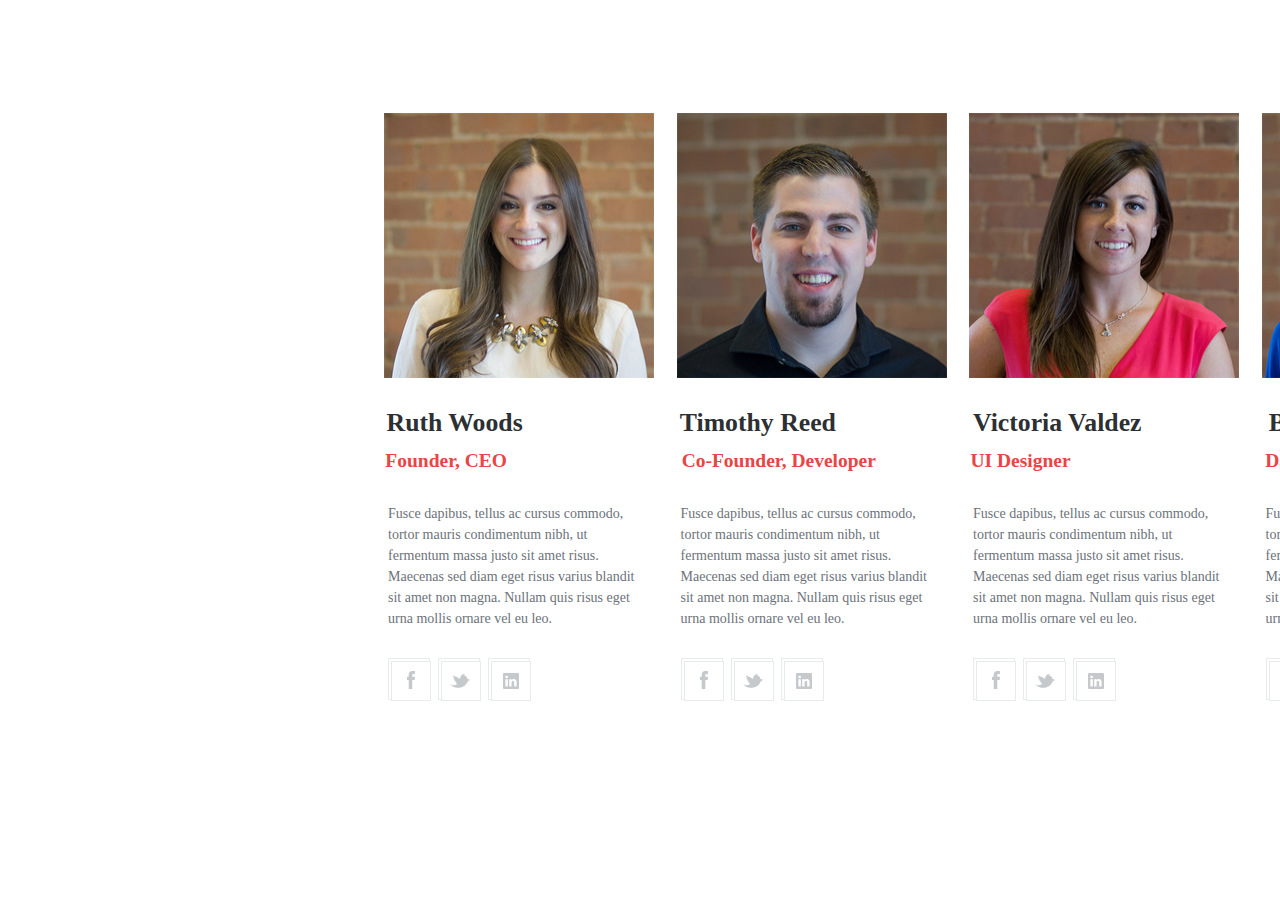
<file: homework8 proekt/index.html>
<!DOCTYPE html>
<html lang="en">
<head>
    <meta charset="UTF-8"> 
     <link rel="stylesheet" href="style.css">
    <meta name="viewport" content="width=device-width, initial-scale=1.0">
    <title>Proekt</title>
</head>

<body>
    <div class="block">
        <div class="container">
            
            <div class="section1">
                <div class="photo"><img src="photo/Layer1.png" alt="" width="270" height="265"></div>
                <div class="photo"><img src="photo/Layer2.png" alt="" width="270" height="265"></div>
                <div class="photo"><img src="photo/Layer3.png" alt="" width="270" height="265"></div>
                <div class="photo"><img src="photo/Layer4.png" alt="" width="270" height="265"></div>
            </div>
             
                 <div class="section2">
                     <div class="header1"><h3>Ruth Woods</h3></div>
                     <div class="header2"><h3>Timothy Reed</h3></div>
                     <div class="header3"><h3>Victoria Valdez</h3></div>
                     <div class="header4"><h3>Beverly Little</h3></div>       
                 </div>

                    <div class="section3">
                        <div class="h1"><h2>Founder, CEO</h2></div>
                        <div class="h2"><h2>Co-Founder, Developer</h2></div>
                        <div class="h3"><h2>UI Designer</h2></div>
                         <div class="h4 "><h2>Data Scientist</h2></div>       
                    </div>
                    
                        <div class="section4">
                            <span class="text">Fusce dapibus, tellus ac cursus commodo, tortor mauris condimentum nibh, ut fermentum massa justo sit amet risus. Maecenas sed diam eget risus varius blandit sit amet non magna. Nullam quis risus eget urna mollis ornare vel eu leo.</span>
                            <span class="text">Fusce dapibus, tellus ac cursus commodo, tortor mauris condimentum nibh, ut fermentum massa justo sit amet risus. Maecenas sed diam eget risus varius blandit sit amet non magna. Nullam quis risus eget urna mollis ornare vel eu leo.</span>
                            <span class="text">Fusce dapibus, tellus ac cursus commodo, tortor mauris condimentum nibh, ut fermentum massa justo sit amet risus. Maecenas sed diam eget risus varius blandit sit amet non magna. Nullam quis risus eget urna mollis ornare vel eu leo.</span>
                            <span class="text">Fusce dapibus, tellus ac cursus commodo, tortor mauris condimentum nibh, ut fermentum massa justo sit amet risus. Maecenas sed diam eget risus varius blandit sit amet non magna. Nullam quis risus eget urna mollis ornare vel eu leo.</span>
                       </div>

                    
                <div class="section5">
                            
                        <div class="blocicon1">
                            <div class="icon1">
                               <div class="square1"><img src="photo/Rectangle 6.png" alt=""></div>
                               <div class="icono4ka1"><img src="photo/Shape1.png" alt=""></div>   
                            </div>
                            <div class="icon1">
                                <div class="square1"><img src="photo/Rectangle 6.png" alt=""></div>
                                <div class="icono4ka2"><img src="photo/Shape2.png" alt=""></div>   
                             </div>
                             <div class="icon1">
                                <div class="square1"><img src="photo/Rectangle 6.png" alt=""></div>
                                <div class="icono4ka3"><img src="photo/Shape3.png" alt=""></div>   
                            </div>
                        </div>
                        
                        <div class="blocicon2">
                            <div class="icon1">
                               <div class="square1"><img src="photo/Rectangle 6.png" alt=""></div>
                               <div class="icono4ka1"><img src="photo/Shape1.png" alt=""></div>   
                            </div>
                            <div class="icon1">
                                <div class="square1"><img src="photo/Rectangle 6.png" alt=""></div>
                                <div class="icono4ka2"><img src="photo/Shape2.png" alt=""></div>   
                             </div>
                             <div class="icon1">
                                <div class="square1"><img src="photo/Rectangle 6.png" alt=""></div>
                                <div class="icono4ka3"><img src="photo/Shape3.png" alt=""></div>   
                            </div>
                        </div>
 
                        <div class="blocicon3">
                            <div class="icon1">
                               <div class="square1"><img src="photo/Rectangle 6.png" alt=""></div>
                               <div class="icono4ka1"><img src="photo/Shape1.png" alt=""></div>   
                            </div>
                            <div class="icon1">
                                <div class="square1"><img src="photo/Rectangle 6.png" alt=""></div>
                                <div class="icono4ka2"><img src="photo/Shape2.png" alt=""></div>   
                             </div>
                             <div class="icon1">
                                <div class="square1"><img src="photo/Rectangle 6.png" alt=""></div>
                                <div class="icono4ka3"><img src="photo/Shape3.png" alt=""></div>   
                            </div>
                        </div>

                        <div class="blocicon4">
                            <div class="icon1">
                               <div class="square1"><img src="photo/Rectangle 6.png" alt=""></div>
                               <div class="icono4ka1"><img src="photo/Shape1.png" alt=""></div>   
                            </div>
                            <div class="icon1">
                                <div class="square1"><img src="photo/Rectangle 6.png" alt=""></div>
                                <div class="icono4ka2"><img src="photo/Shape2.png" alt=""></div>   
                             </div>
                             <div class="icon1">
                                <div class="square1"><img src="photo/Rectangle 6.png" alt=""></div>
                                <div class="icono4ka3"><img src="photo/Shape3.png" alt=""></div>   
                            </div>
                        </div>
                </div>
        </div>
    </div>
    
</body>
</html>
</file>
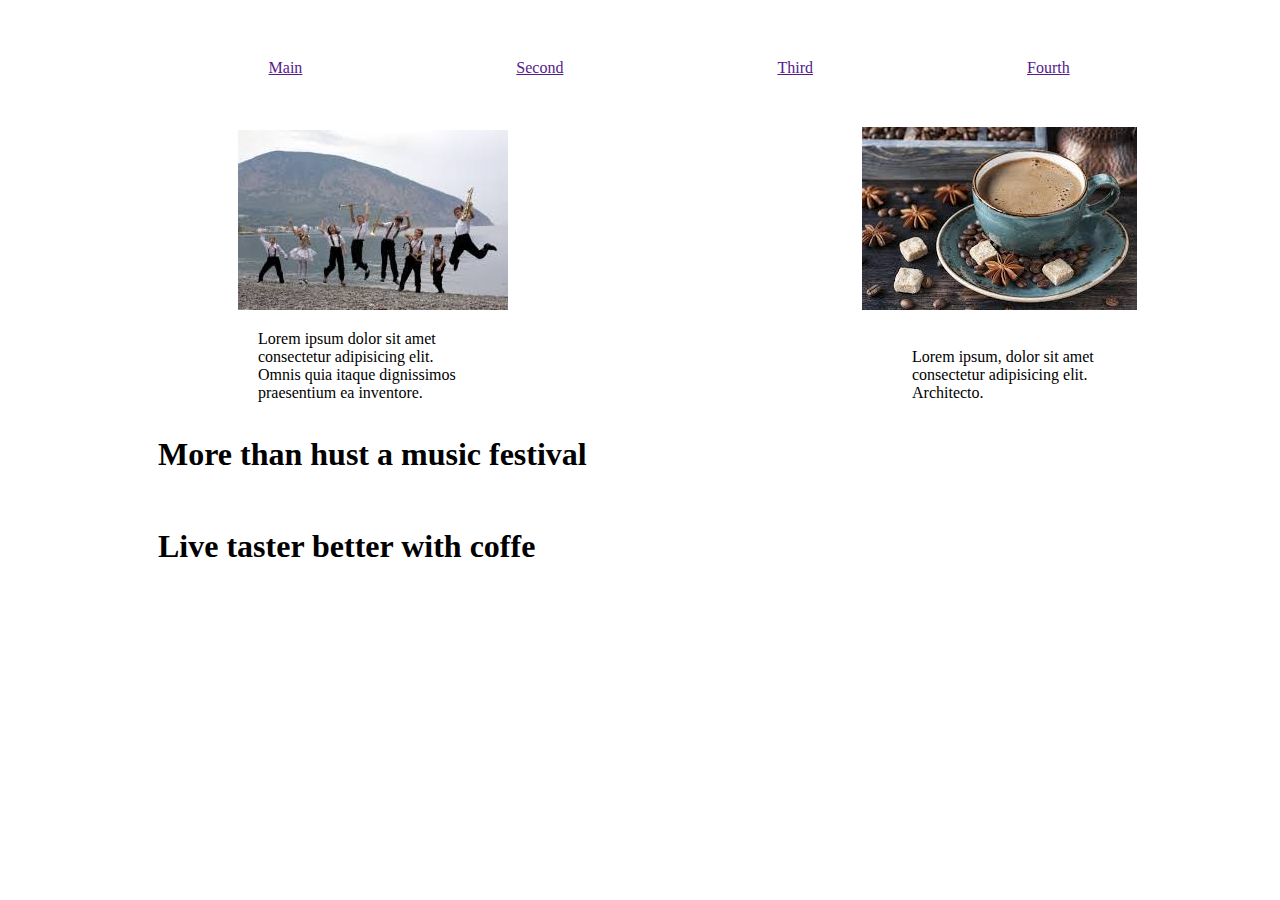
<file: homework2/intex.html>
<!DOCTYPE html>
<!DOCTYPE html>
<html lang="en">
<head>
    <link rel="stylesheet" href="style.css">
    <meta charset="UTF-8">
    <meta name="viewport" content="width=device-width, initial-scale=1.0">
    <title>Homework2</title>
</head>
<body>
    <div class="navigation">
        <a class="nav" href="">Main</a>
        <a class="nav" href="">Second</a>
        <a class="nav" href="">Third</a>
        <a class="nav" href="">Fourth</a>
    </div>
    <div>
        <img class="img1" src="images1.jpg" alt="">
        <img class="img2" src="images2.jpg" alt="">
    </div>
    
    <div class="p">
        <p class="p1">Lorem ipsum dolor sit amet consectetur adipisicing elit. Omnis quia itaque dignissimos praesentium ea inventore.</p>
        <p class="p2">Lorem ipsum, dolor sit amet consectetur adipisicing elit. Architecto.</p>
    </div>

    <div class="head">
        <h1 class="head1">More than hust a music festival</h1>
        <h1 class="head1">Live taster better with coffe</h1>
    </div>

        
   
</body>
</html>
</file>
<file: activebox -proekt/style.css>
body{
    padding: 0;
    margin: 0;
}
*{
    padding: 0;
    margin: 0;
}
 /* стилізація хедеру */
 
body{
    margin:0;
    padding:0;
}
header{ 
width: 100%;
height: 100vh; 
background-image: url(./images/shakhta.jpg); 
background-size: cover;
} 
.menu{
max-width: 90%;
margin: 0 auto;
position: relative;
top:40%;
display:flex;
justify-content:space-between;
}
.logo{ 
max-width: 90%;
display: block;
position: relative; 
font-size: 30px;
 top: 16px; 
left: 42px;  
font-family: "Raleway"; 
font-weight: 700; 
color: white;
} 
.menu_nav{  
width:700px;
display:flex;
justify-content: space-around;
color: #ffff;
margin-top: 2%; 
} 
.nal{ 
 font-size: 20px; 
color: #ffffff; 
font-family: "Raleway"; 
font-weight: 700; 
justify-content: space-around; 
}

.container_header{
max-width: 90%; 
display: flex; 
justify-content: space-between;
margin:0 auto;
position: relative;
top:40%;
} 

.header_heading{
max-width: 90%;
position: relative;
font-size: 35px;
line-height: 71px;
color: #ffffff;
font-family: "Open Sans";
font-weight: 700;
text-align: center;
top: 20%;
margin-left: 5%;
}
.header_paragraph{
max-width: 90%;
position: relative;
font-size: 22px;
line-height: 33px;
color: #ffffff;
font-family: "Raleway";
text-align: center;
top: 30%;
margin-left: 5%;
}
.header_button{
height: 50px;
width: 200px;
background-color: red;
display:flex;
justify-content:center;
align-items:center;
position: relative;
top: 50%;
max-width: 90%;
margin: 0 auto;
border-radius:5px;
}  
/* кінець стилізації хедеру */


/* стилізація другого блоку сайту */ 
.section1{
    max-width: 100%;
    height: 700px;
}
.section1_first_line{
    margin: 0 auto;
    position: relative;
    top:10%; 
    width:90%;
    display:flex;
    justify-content:space-around;
    margin-bottom:3% ;
    
}
.section1_second_line{
    margin: 0 auto;
    position: relative;
    top:10%;
    width:90%;
    display:flex;
    justify-content:space-around;
} 
.section1_heading{
font-size: 13px; 
color: #e84545;
font-family: "Raleway";
margin-top: 3%;
 margin-bottom: 1%; 
}
/* кінець стилізації другого блоку */


/* стилізація третього блоку */

.section2{
    height: 700px;
    width:100%;
    /* background-color: red; */
}
.section2_firstline{
    height: 350px;
    width:100%;
    /* background-color: green; */
    display:flex;
}
.section2_secondline{
    height: 350px;
    width:100%;
    /* background-color: yellow; */
    display:flex;
}
.section2_item{
    height: 350px;
    width:25%;
}
/* стилізація третього блоку */


/* стилізація четвертого блоку */
.info_section{
    width:100%;
    height: 780px;
    /* background-color:black; */
    display: flex;
    justify-content:space-around;
    flex-wrap: wrap;
}
.content{
    height: 780px;
    width:270px;
    /* background-color:yellow; */
}
.photography{
    height: 270px;
    width:270px;
    margin-top: 100px; 
}
.heading{
   font-size: 22px; 
   color: #2d3033;
   font-family: "Raleway"; 
   margin-top: 20px;
}
.pre_heading{
font-size: 13px; 
color: #e84545;
font-family: "Raleway";
margin-top: 10px;
margin-bottom: 30px;
}
span{
    text-align:center;
}

.icon1{
   height: 40px;
   width: 40px;
   /* border: 1px solid red;  */
   position: relative;
   display: flex;
   justify-content:center;
   align-items: center;
   margin: 5px;   
}
.square1{
   width: 40px;
   height: 40px; 
   background-color: #ffffff;
   border: 1px solid #e8ecee;  
   position: absolute;  
}
.icono4ka1{
   width: 8px;
   height: 18px;
   position: absolute;
}
.icono4ka2{
   width: 20px;
   height: 14px; 
   position: absolute;
}
.icono4ka3{
   width: 16px;
   height: 16px;
   border-radius: 1px; 
   position: absolute;  
} 
.blocicon{
   display: flex;
   justify-content:space-around;
   margin-right: 130px; 
   margin-top: 20px; 
}
 /* стилізація четвертого блоку */

 
/* стилізація пятого блоку */
.section3{
    width: 100%;
    height: 500px;
    display:flex;
}
.section3_line{
    display:flex;
}
.section3_item_first{
    width:50%;
    height: 500px;
    background-image: url(./images/luches.jpg); 
}
.section3_item_second{
    width:50%;
    height: 500px;
    background-color: #53354a;
}
 /* кінець стилізації пятого блоку */
 
 /* підвал */
footer{
    height: 300px;
    width:100%;
    background-color:#3a3e64;
    display:flex;
    justify-content:space-around;
}

.footer_item{
    height: 150px;
    width:250px;
    margin-top: 100px;
    /* background-color:green; */
}
.icon_footer{
   height: 40px;
   width: 40px;
   /* border: 1px solid red;  */
   position: relative;
   display: flex;
   justify-content:center;
   align-items: center;  
   margin-left: 100px;
}
</file>
<file: homework5/style.css>
.section{
    height: 100px;
    display: flex;
    justify-content: space-between;
}
.logo{ 
    display: flex;
    justify-content: center;
    align-items: center;
    height: 100px;
    width: 100px;
    font-family: 'Great Vibes', cursive;
    color: yellow;

}
.menu{
    display: flex;
    justify-content: center;
    height: 100px;
    width: 700px;
}
.navs1{
        display: flex;
        align-items: center;
        height: 100px;
        width: 100px;
        color: yellow;
}
.navs{
    display: flex;
    align-items: center;
    height: 100px;
    width: 100px;
}
.section2{
    display: flex;
    justify-content: center;
}
.section3{
    display: flex;
    justify-content: center;
    margin:0 210px;
    margin-bottom: 30px;
    font-family: 'Sriracha', cursive;
}
.container{
    height: 100px;
    width: 100px;
    position: relative;
    display: flex;
    justify-items: center;
    align-items: center;
    margin:0 200px ;
}
.circle{
    position: absolute;
}
.icon{
    position: absolute;
    margin-left: 16px;
}
.icon3{
    position: absolute;
    margin-left: 22px;
}
.section4{
    display: flex;
    justify-content:space-around;
}
.section5{
    display:flex;
    justify-content:space-around;
}
.section6{
    display:flex;
    justify-content:space-around; 
}
.text{
    display:flex; 
    justify-content: center;
    margin:0 70px;
    margin-right: auto;
}
.headerbig{
    display: flex;
    justify-content:center; 
    color: white;
}
.headersmall{
     display: flex;
    justify-content:center; 
    font-size:medium;
    color: white;
}
.bloc{
   background-color: black;
   margin-top: 100px;
   height: 600px;
}
.section7{
    display: flex;
    justify-content:center; 
    margin-top: 100px ;
}
.input1{
  margin-bottom: 40px;
  margin-left: 20px;  
  width: 400px; 
}
.hello{
    margin-left: 30px;
}
.bay{
    background-color: yellow;
    color: white;
    height: 50px;
    width: 200px;
    font-size: 12pt;
    margin-left: 570px;
}
</file>
<file: homework6 boy/style.css>
.boy{
    display: block;
    width: 175px;
    height: 325px;
    background: url("capguy-walk.png") left center;
    animation: boy 2s steps(8) infinite;
}
@keyframes boy{
    0%{
        background-position:0px ;
    }
    100%{
        background-position : -2945px;
    }

}
</file>
<file: homework7/style.css>
body{
    padding: 0;
    margin: 0;
}

header{
    width: 1440px;
    height: 700px;
    background-image: url(./img/background.png); 
}

.container{
    height: 700px;
    width: 940px;
    margin: 0 auto;
    /* background-color: green;  */
}

.menu{
    display:flex;
    justify-content: space-between;
    position: relative;
    top:36px;
}

.menu_buttons{
    display:flex;
}

.logo{
    font-size: 20px;
    letter-spacing: 1px;
    color: #ffffff;
    font-family: "Montserrat";
    font-weight: 700;
    display:flex;
    align-items:center;
}

.signup{
    width: 90px;
    height: 36px;
    font-size: 14px;
    color: #ffffff;
    font-family: "Montserrat";
    font-weight: 700;
    display:flex;
    justify-content:center;
    align-items: center;
}

.login{
    width: 90px;
    height: 36px;
    font-size: 14px;
    color: #ffffff;
    font-family: "Montserrat";
    font-weight: 700;
    display:flex;
    justify-content:center;
    align-items: center;
}

.login:hover{
    border-radius: 18px;
    background-color: rgba(26,25,21,0);
    border: 2px solid #ffffff;
}

.signup:hover{
        border-radius: 18px;
        background-color: rgba(26,25,21,0);
        border: 2px solid #ffffff;
}

.menu_header{ 
        position: relative;
        top:226px;
        display:flex;
        justify-content: center;
        font-size: 52px;
        color: #ffffff;
        font-family: "Montserrat";
        font-weight: 700;
        text-align: center;
}

.menu_header_mini{
        position: relative;
        top:265px;
        display: flex;
        justify-content: center;
        font-size: 24px;
        color: #ffffff;
        font-family: "Roboto";
        font-weight: 300;
        text-align: center;
}

.cnopka{
        position: relative;
        top:300px;
        display:flex;
        justify-content: center;
        font-size: 14px;
        color: #ffffff;
        font-family: "Montserrat";
        font-weight: 700;
        text-align: center;
        width: 225px;
        height: 40px;
        border-radius: 20px;
        background-color: #ff4e50;
        margin: 0 auto;
        align-items: center;
}

.container2{
        height: 510px;
        width: 940px;
        margin-left:248px;
        /* background-color: rgb(205, 90, 171);   */
}

.header{
    position: relative;
    top:70px;
    display:flex;
    justify-content: center;
    font-size: 22px;
    color: #333333;
    font-family: "Montserrat";
    font-weight: 700;
    text-align: center;
}

.galery{
    display: flex;
    justify-content: center;
    margin-top: 125px;
}

.img1{ 
    border-radius: 16px;
    border-radius: 100px;
    background-image: url(./img/Photo1.png);
    width: 120px;
    height: 120px;
}

.img2{
    border-radius: 16px;
    border-radius: 100px;
    margin-left: 120px;
    background-image: url(./img/Photo2.png);
    width: 120px;
    height: 120px;
}

.img3{
    border-radius: 16px;
    border-radius: 100px;
    margin-left: 110px;
    background-image: url(./img/Photo3.png);
    width: 120px;
    height: 120px;
}

.img4{
    border-radius: 16px;
    border-radius: 100px;
    margin-left: 120px;
    background-image: url(./img/Photo4.png);
    width: 120px;
    height: 120px;
}

.icon1{
    width: 21px;
    height: 21px;
    border-radius: 16px;
    background-color: #ff4e50;
    border: 4px solid #ffffff;
    background-image: url(./img/Shape1.png);
    position: relative;
    left: 94px;
    top: 90px;
}

.icon2{
    width: 21px;
    height: 21px;
    border-radius: 16px;
    background-color: #1cd7ad;
    border: 4px solid #ffffff;
    background-image: url(./img/Shape2.png);
    position: relative;
    left: 95px;
    top: 90px;
}

.icon3{
    width: 21px;
    height: 21px;
    border-radius: 16px;
    background-color: #ffa507;
    border: 4px solid #ffffff;
    background-image: url(./img/Shape3.png);
    position: relative;
    left: 95px;
    top: 90px
}

.icon4{
    width: 21px;
    height: 21px;
    border-radius: 16px;
    background-color: #4e73db;
    border: 4px solid #ffffff;
    background-image: url(./img/Shape4.png);
    position: relative;
    left: 95px;
    top: 90px
}

.header_mini{
    justify-content: center;
    display: flex;
    margin-top: 25px;  
    height: 18px; 
    font-size: 14px;
    color: #333333;
    font-family: "Montserrat";
    font-weight: 700;
    text-align: center;
}

.h{
    margin: auto;
}
.text{ 
    display: flex;
    justify-content: center;
    margin-top: 16px;  
    height: 35px; 
    font-size: 14px;
    color: #666666;
    font-family: "Roboto";
    font-weight: 300;
    text-align: center; 
     
}
.t1{ margin: 0 30px;}

.t2{ margin: 0 60px;}
       
.t3{ margin: 100 0px;}
            
.t4{ margin: 0 30px;}
 

.cnopka2{
    display: flex;
    justify-content: center;
}

.end{
    width: 192px;
    height: 40px;
    border-radius: 20px;
    background-color: #ffffff;
     border: 2px solid #ff4e50;

    font-size: 14px;
    color: #ff4e50;
    font-family: "Montserrat";
    font-weight: 700;
    text-align: center;

    position: relative;
    top:55px;
    display:flex;
    justify-content: center;
    align-items: center;
}
</file>
<file: homework8 media/style.css>
body{
    padding: 0;
    margin: 0;
}

header{
    width: 100%;
    height: 700px;
    background-image: url(./img/background.png); 
}

.container{
    height: 700px;
    width: 100%;
    margin: 0 auto;
    /* background-color: green;  */
    flex-wrap: wrap; 
}

.menu{
    display:flex;
    justify-content: space-between;
    position: relative;
    top:36px;
}

.menu_buttons{
    display:flex;
}

.logo{
    font-size: 20px;
    letter-spacing: 1px;
    color: #ffffff;
    font-family: "Montserrat";
    font-weight: 700;
    display:flex;
    align-items:center;
}

.signup{
    width: 90px;
    height: 36px;
    font-size: 14px;
    color: #ffffff;
    font-family: "Montserrat";
    font-weight: 700;
    display:flex;
    justify-content:center;
    align-items: center;
}

.login{
    width: 90px;
    height: 36px;
    font-size: 14px;
    color: #ffffff;
    font-family: "Montserrat";
    font-weight: 700;
    display:flex;
    justify-content:center;
    align-items: center;
}

.login:hover{
    border-radius: 18px;
    background-color: rgba(26,25,21,0);
    border: 2px solid #ffffff;
}

.signup:hover{
        border-radius: 18px;
        background-color: rgba(26,25,21,0);
        border: 2px solid #ffffff;
}

.menu_header{ 
        position: relative;
        top:226px;
        display:flex;
        justify-content: center;
        font-size: 52px;
        color: #ffffff;
        font-family: "Montserrat";
        font-weight: 700;
        text-align: center;
}

.menu_header_mini{
        position: relative;
        top:265px;
        display: flex;
        justify-content: center;
        font-size: 24px;
        color: #ffffff;
        font-family: "Roboto";
        font-weight: 300;
        text-align: center;
}

.cnopka{
        position: relative;
        top:300px;
        display:flex;
        justify-content: center;
        font-size: 14px;
        color: #ffffff;
        font-family: "Montserrat";
        font-weight: 700;
        text-align: center;
        width: 225px; 
        height: 40px;
        border-radius: 20px;
        background-color: #ff4e50;
        margin: 0 auto;
        align-items: center;
}
@media screen and (max-width:225px){
.cnopka {width: 50px;}
}

.box{
    width:100%;
    height: 512px;
    /* background-color:black; */
    display: flex;
    justify-content:space-around;
    flex-wrap: wrap;
}

.container2{
    height: 120px;
    width: 100%; 
    /* background-color: rgb(205, 90, 171);   */
}

.header{
    position: relative;
    top:70px;
    display:flex;
    justify-content: center;
    font-size: 22px;
    color: #333333;
    font-family: "Montserrat";
    font-weight: 700;
    text-align: center;
}

.content{
    height: 250px;
    width:220px;
    /* background-color:yellow;  */
}   

.img1{ 
    border-radius: 16px;
    border-radius: 100px;
    background-image: url(./img/Photo1.png);
    width: 120px;
    height: 120px;
}

.img2{
    border-radius: 16px;
    border-radius: 100px;
    background-image: url(./img/Photo2.png);
    width: 120px;
    height: 120px;
}

.img3{
    border-radius: 16px;
    border-radius: 100px;
    background-image: url(./img/Photo3.png);
    width: 120px;
    height: 120px;
}

.img4{
    border-radius: 16px;
    border-radius: 100px;
    background-image: url(./img/Photo4.png);
    width: 120px;
    height: 120px;
}

.icon1{
    width: 21px;
    height: 21px;
    border-radius: 16px;
    background-color: #ff4e50;
    border: 4px solid #ffffff;
    background-image: url(./img/Shape1.png);
    position: relative;
    left: 94px;
    top: 90px;
}

.icon2{
    width: 21px;
    height: 21px;
    border-radius: 16px;
    background-color: #1cd7ad;
    border: 4px solid #ffffff;
    background-image: url(./img/Shape2.png);
    position: relative;
    left: 95px;
    top: 90px;
}

.icon3{
    width: 21px;
    height: 21px;
    border-radius: 16px;
    background-color: #ffa507;
    border: 4px solid #ffffff;
    background-image: url(./img/Shape3.png);
    position: relative;
    left: 95px;
    top: 90px
}

.icon4{
    width: 21px;
    height: 21px;
    border-radius: 16px;
    background-color: #4e73db;
    border: 4px solid #ffffff;
    background-image: url(./img/Shape4.png);
    position: relative;
    left: 95px;
    top: 90px
}

.iconocka{
    justify-content: center;
    display: flex;
}

.heading{
    display: flex;
    justify-content: center;
    font-size: 14px; 
    color: #333333;
    font-family: "Montserrat";
    font-weight: 700;
    text-align: center;
}

.pre_heading{ 
    display: flex;
    justify-content: center;
    height: 76px; 
    font-size: 14px;
    color: #666666;
    font-family: "Roboto";
    font-weight: 300;
    text-align: center;   
}

.cnopka2{
    height: 142px;
    width: 940px;
    display: flex;
    justify-content: center;
}

.end{
    width: 192px;
    height: 40px;
    border-radius: 20px;
    background-color: #ffffff;
     border: 2px solid #ff4e50;

    font-size: 14px;
    color: #ff4e50;
    font-family: "Montserrat";
    font-weight: 700;
    text-align: center;

    position: relative;
    top:55px;
    display:flex;
    justify-content: center;
    align-items: center;
}
</file>
<file: homework8 proekmedia/style.css>
.box{
     width:100%;
     height: 780px;
     /* background-color:black; */
     display: flex;
     justify-content:space-around;
     flex-wrap: wrap;
 }
 .content{
     height: 780px;
     width:270px;
     /* background-color:yellow; */
 }
 .photography{
     height: 270px;
     width:270px;
     margin-top: 100px; 
 }
.heading{
    font-size: 22px; 
    color: #2d3033;
    font-family: "Raleway"; 
    margin-top: 30px;
}
.pre_heading{
    font-size: 13px; 
    color: #e84545;
    font-family: "Raleway";
    margin-top: 10px;
    margin-bottom: 30px;
}
 span{
     text-align:center;
 }

 .icon1{
    height: 40px;
    width: 40px;
    /* border: 1px solid red;  */
    position: relative;
    display: flex;
    justify-content:center;
    align-items: center;
    margin: 5px;   
}
.square1{
    width: 40px;
    height: 40px; 
    background-color: #ffffff;
    border: 1px solid #e8ecee;  
    position: absolute;  
}
.icono4ka1{
    width: 8px;
    height: 18px;
    position: absolute;
}
.icono4ka2{
    width: 20px;
    height: 14px; 
    position: absolute;
}
.icono4ka3{
    width: 16px;
    height: 16px;
    border-radius: 1px; 
    position: absolute;  
} 
.blocicon{
    display: flex;
    justify-content:space-around;
    margin-right: 130px; 
    margin-top: 30px; 
}
</file>
<file: homework8 proekt/style.css>
.block{
    /* background-color: blue; */
    height: 787px;
    width: 1900px;
}
.container{
    /* background-color:yellow; */
    height: 787px;
    width: 1170px;
    margin-left: 365px;} 
.section1 {
    display: flex;
    justify-content: space-around;
} 
.photo{
    margin-top: 105px;
}
.section2{
    display: flex;
    justify-content:space-around;
    font-size: 22px; 
    color: #2d3033;
    font-family: "Raleway"; 
}
.header1{
    margin-right:130px;
    margin-bottom: -30px;
}  
.header2{
    margin-right:110px;
    margin-bottom: -30px;
}  
.header3{
    margin-right:100px;
    margin-bottom: -30px;
}  
.header4{
    margin-right:110px;
    margin-bottom: -30px;
}  
.section3{
    display: flex;
    justify-content:space-around ;
    font-size: 13px; 
    color: #e84545;
    font-family: "Raleway";
}
.h1{
    margin-right:150px;
}
.h2{
    margin-right: 70px;
}
.h3{
    margin-right: 170px;
}
.h4{
    margin-right: 150px;
}
.section4{
    display: flex;
    justify-content:space-around; 
}
.text{
    margin:15px;
    font-size: 14px; 
    line-height: 21px; 
    color: #6c7279;
    font-family: "Raleway";   
}
.icon1{
    height: 40px;
    width: 40px;
    /* border: 1px solid red;  */
    position: relative;
    display: flex;
    justify-content:center;
    align-items: center;
    margin: 5px;   
}
.square1{
    width: 40px;
    height: 40px; 
    background-color: #ffffff;
    border: 1px solid #e8ecee;  
    position: absolute;  
}
.icono4ka1{
    width: 8px;
    height: 18px;
    position: absolute;
}
.icono4ka2{
    width: 20px;
    height: 14px; 
    position: absolute;
}
.icono4ka3{
    width: 16px;
    height: 16px;
    border-radius: 1px; 
    position: absolute;  
} 
.blocicon1{
    display: flex;
    justify-content:space-around;
    margin: 10px;
    margin-right: 130px;
}
.blocicon2{
    display: flex;
    justify-content:space-around;
    margin: 10px;
    margin-right: 130px; 
}
.blocicon3{
    display: flex;
    justify-content:space-around;
    margin: 10px;
    margin-right: 130px; 
}
.blocicon4{
    display: flex;
    justify-content:space-around;
    margin: 10px;
    margin-right: 130px; 
}
.section5{
    display: flex;
    justify-content: space-around;  
}
</file>
<file: homework2/style.css>
li{
    display: inline-blocke;
    list-style-type: none;
    font-family: Arial, Helvetica, sans-serif;
    margin: 300рх;
}
.nav{
    padding-left: 210px;
}
.navigation{
    padding: 4%;
}
.img1{
    display: inline-block;
    margin-left: 230px;
}
.img2{
    margin-left: 350px;
}
P{
    display: inline-block;
    width: 200px;
    height: 50px;
    margin-left: 250px;
}
.p2{
    margin-left:450px;
}
.head1{
    display: inline-block;
    width: 500px;
    height: 50px;
    margin-left: 150px;
}
</file>
